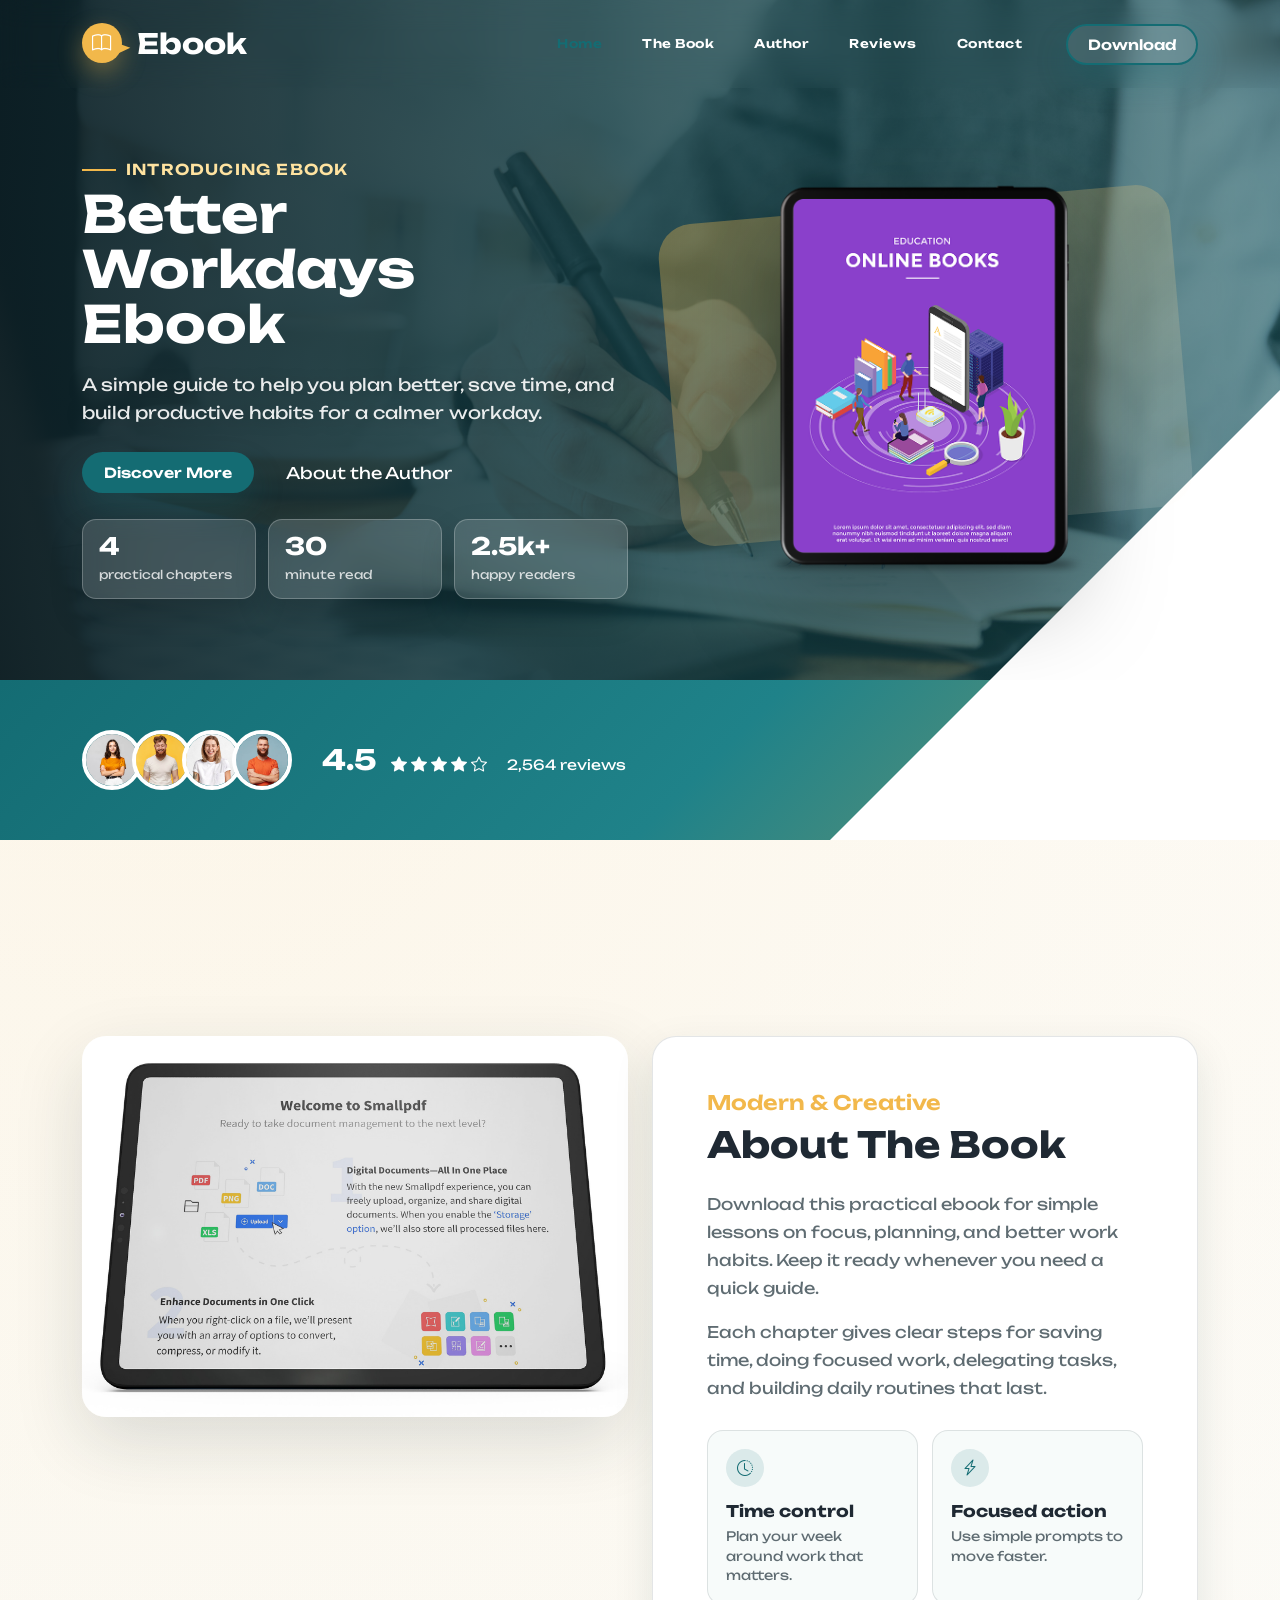
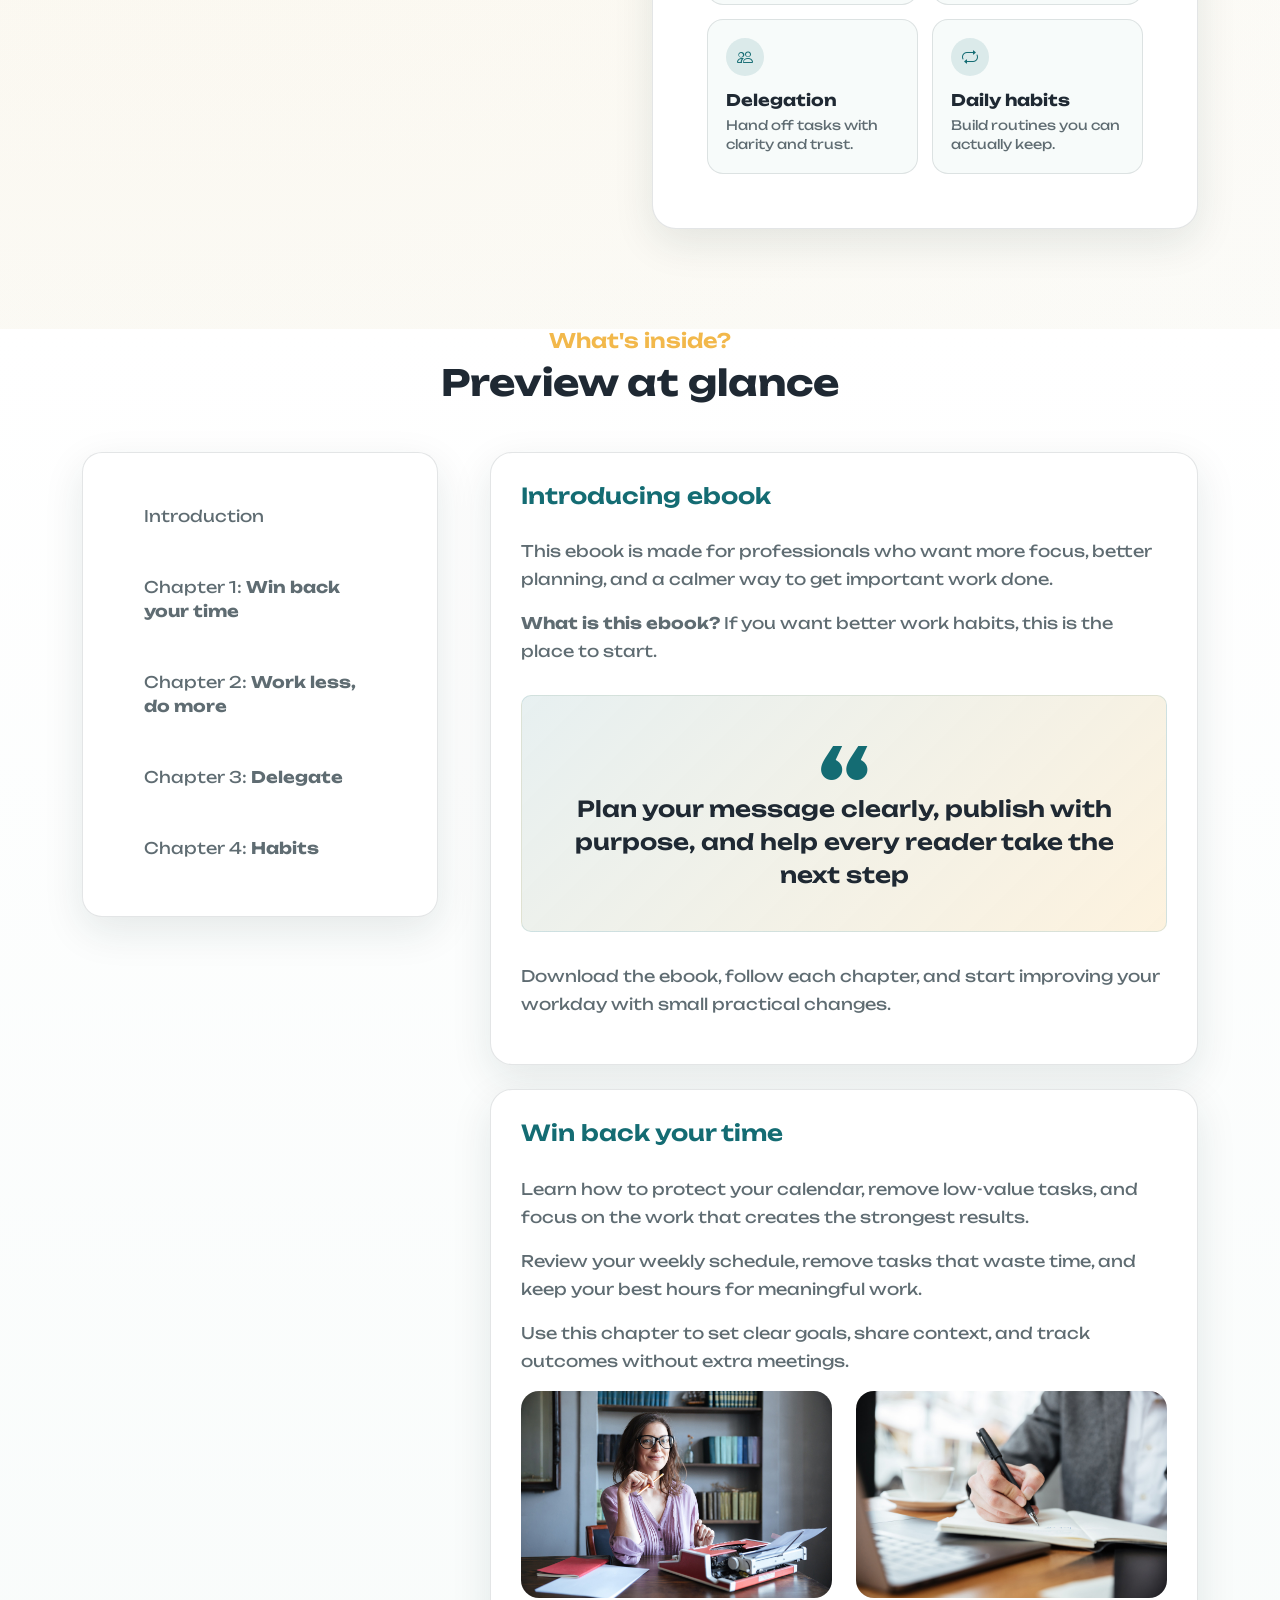
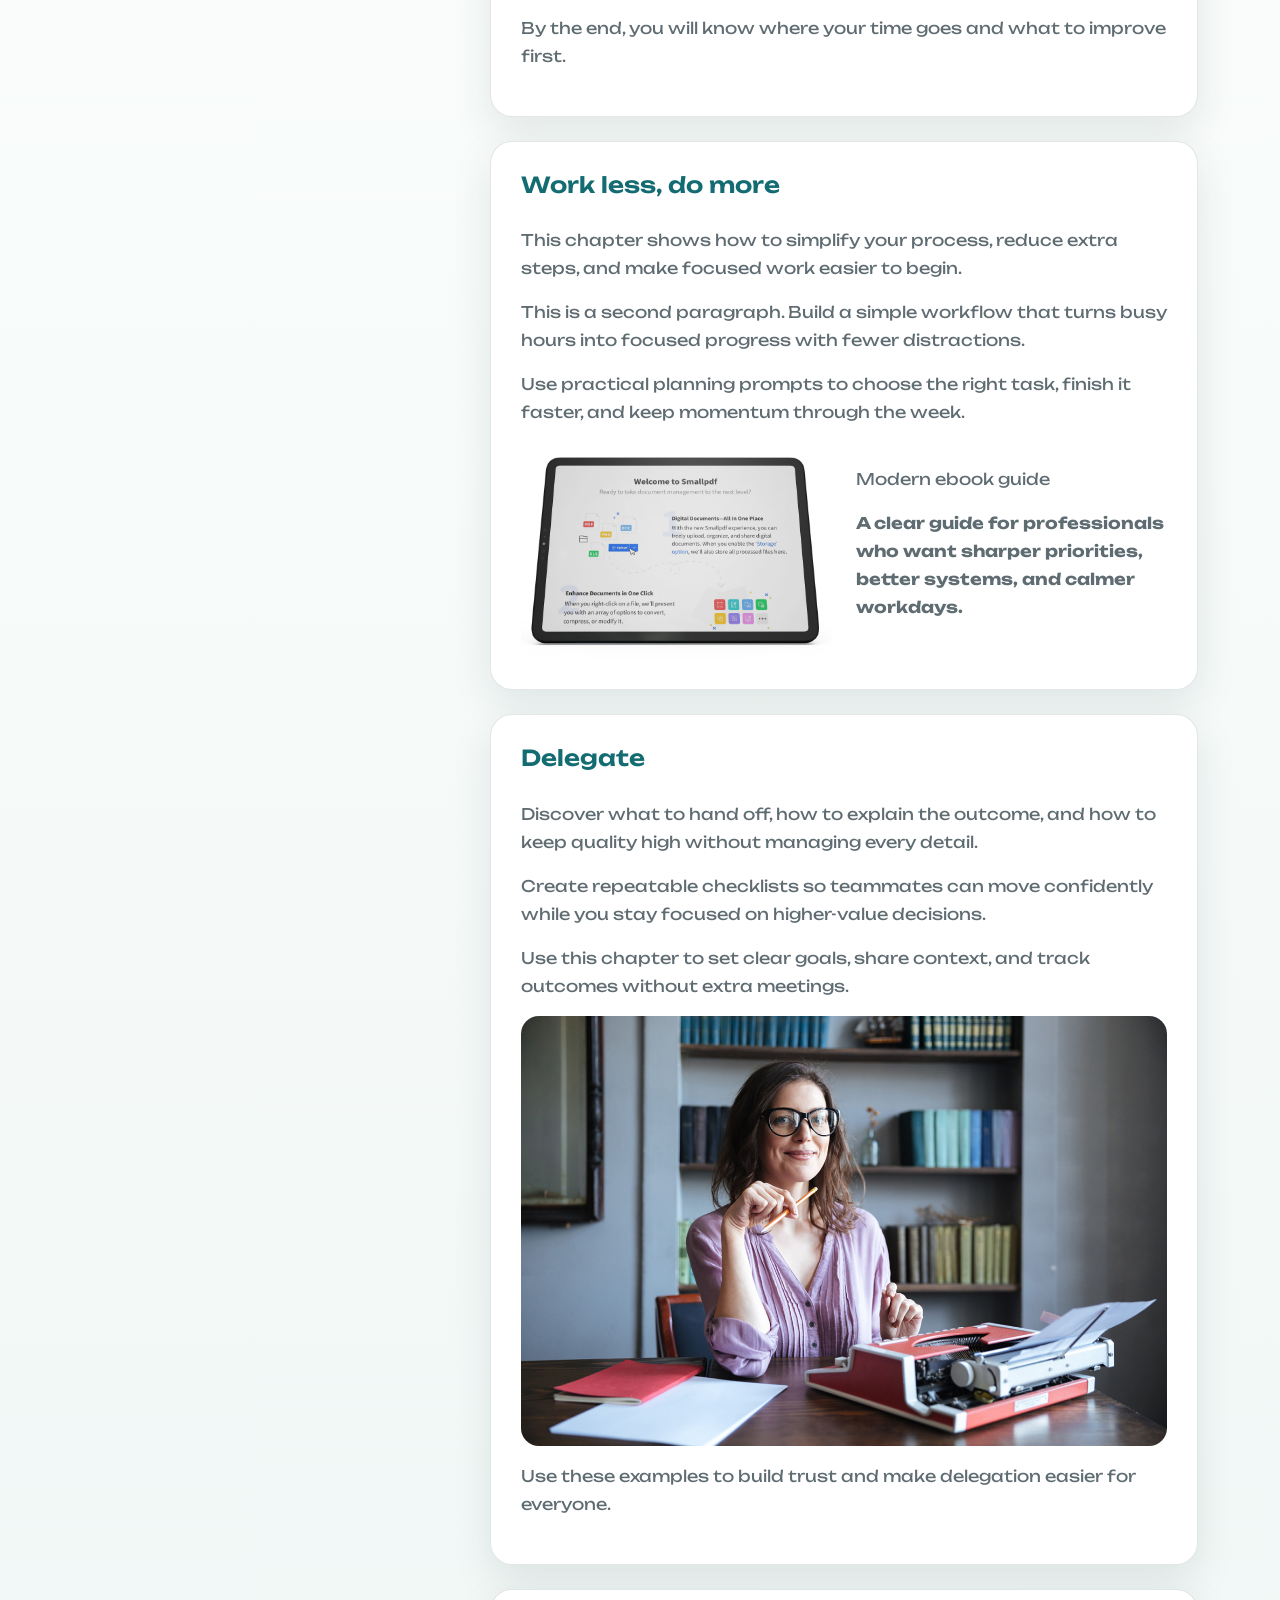
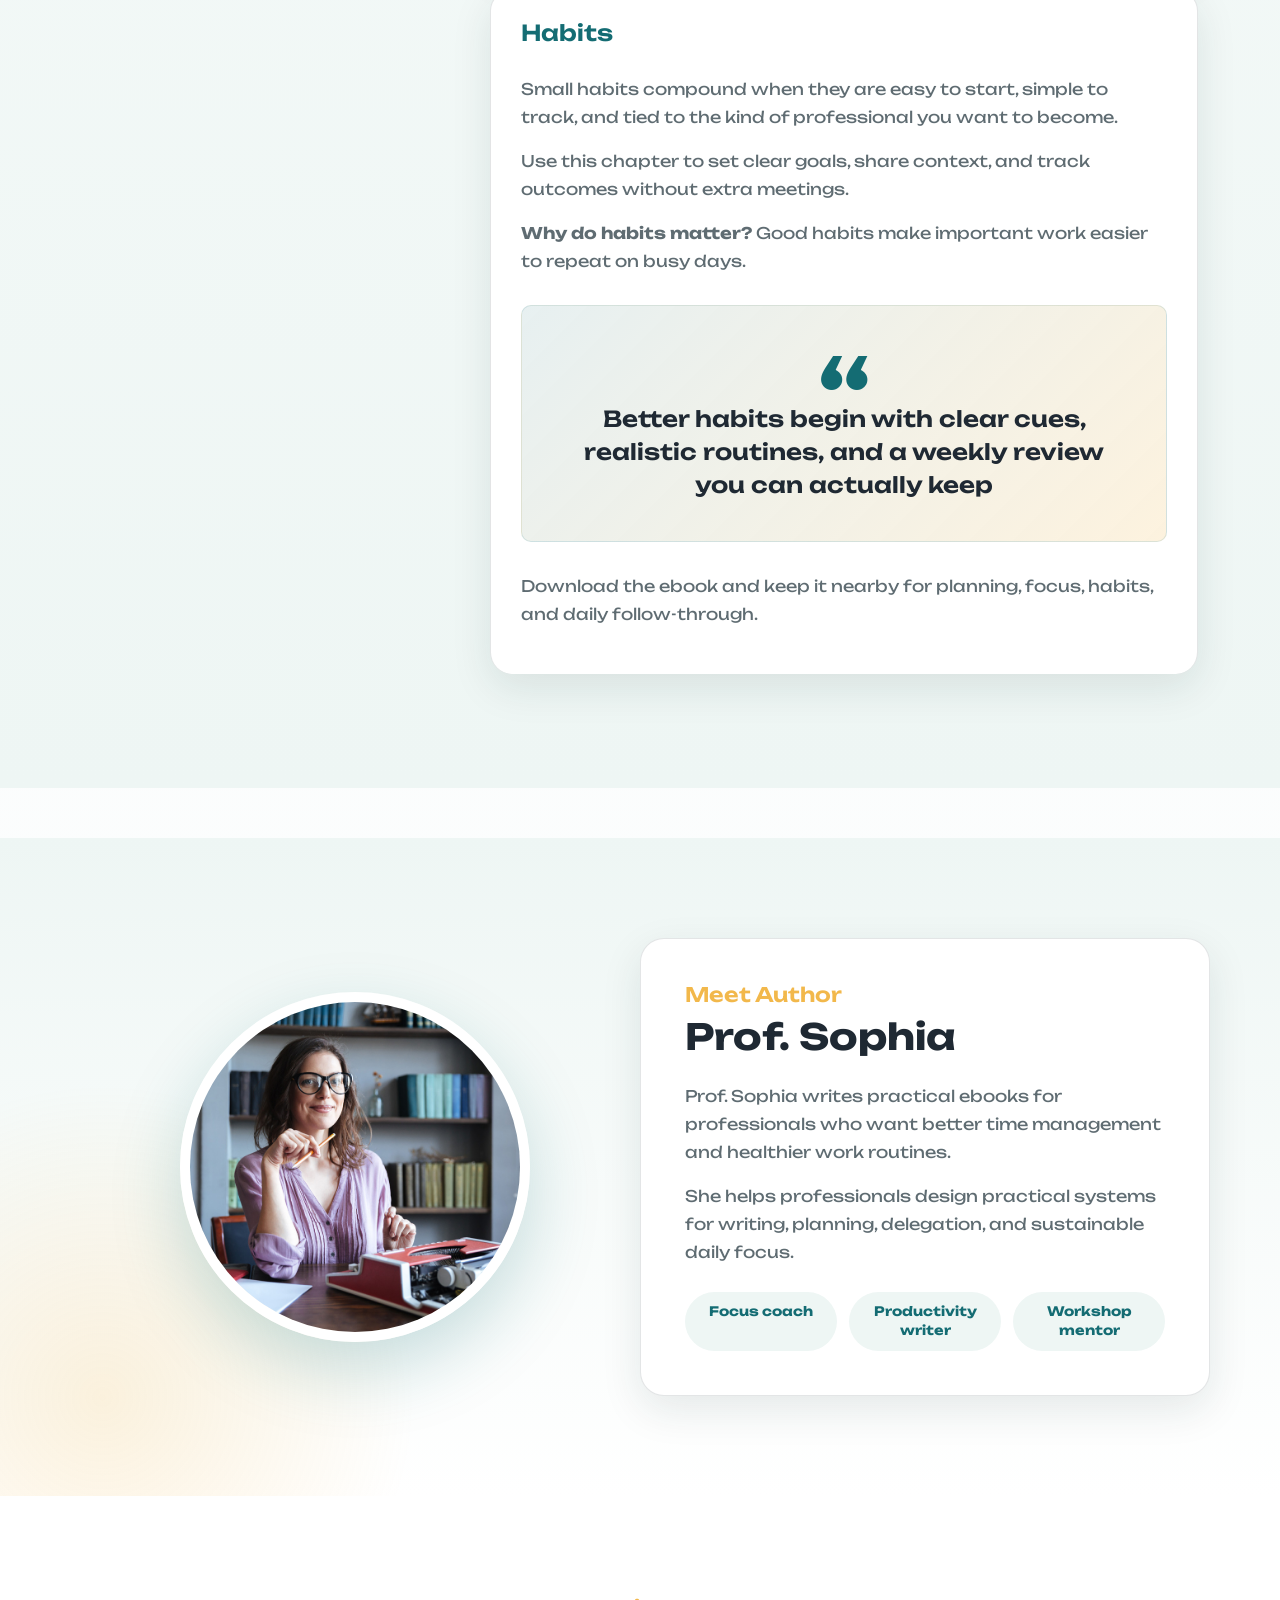
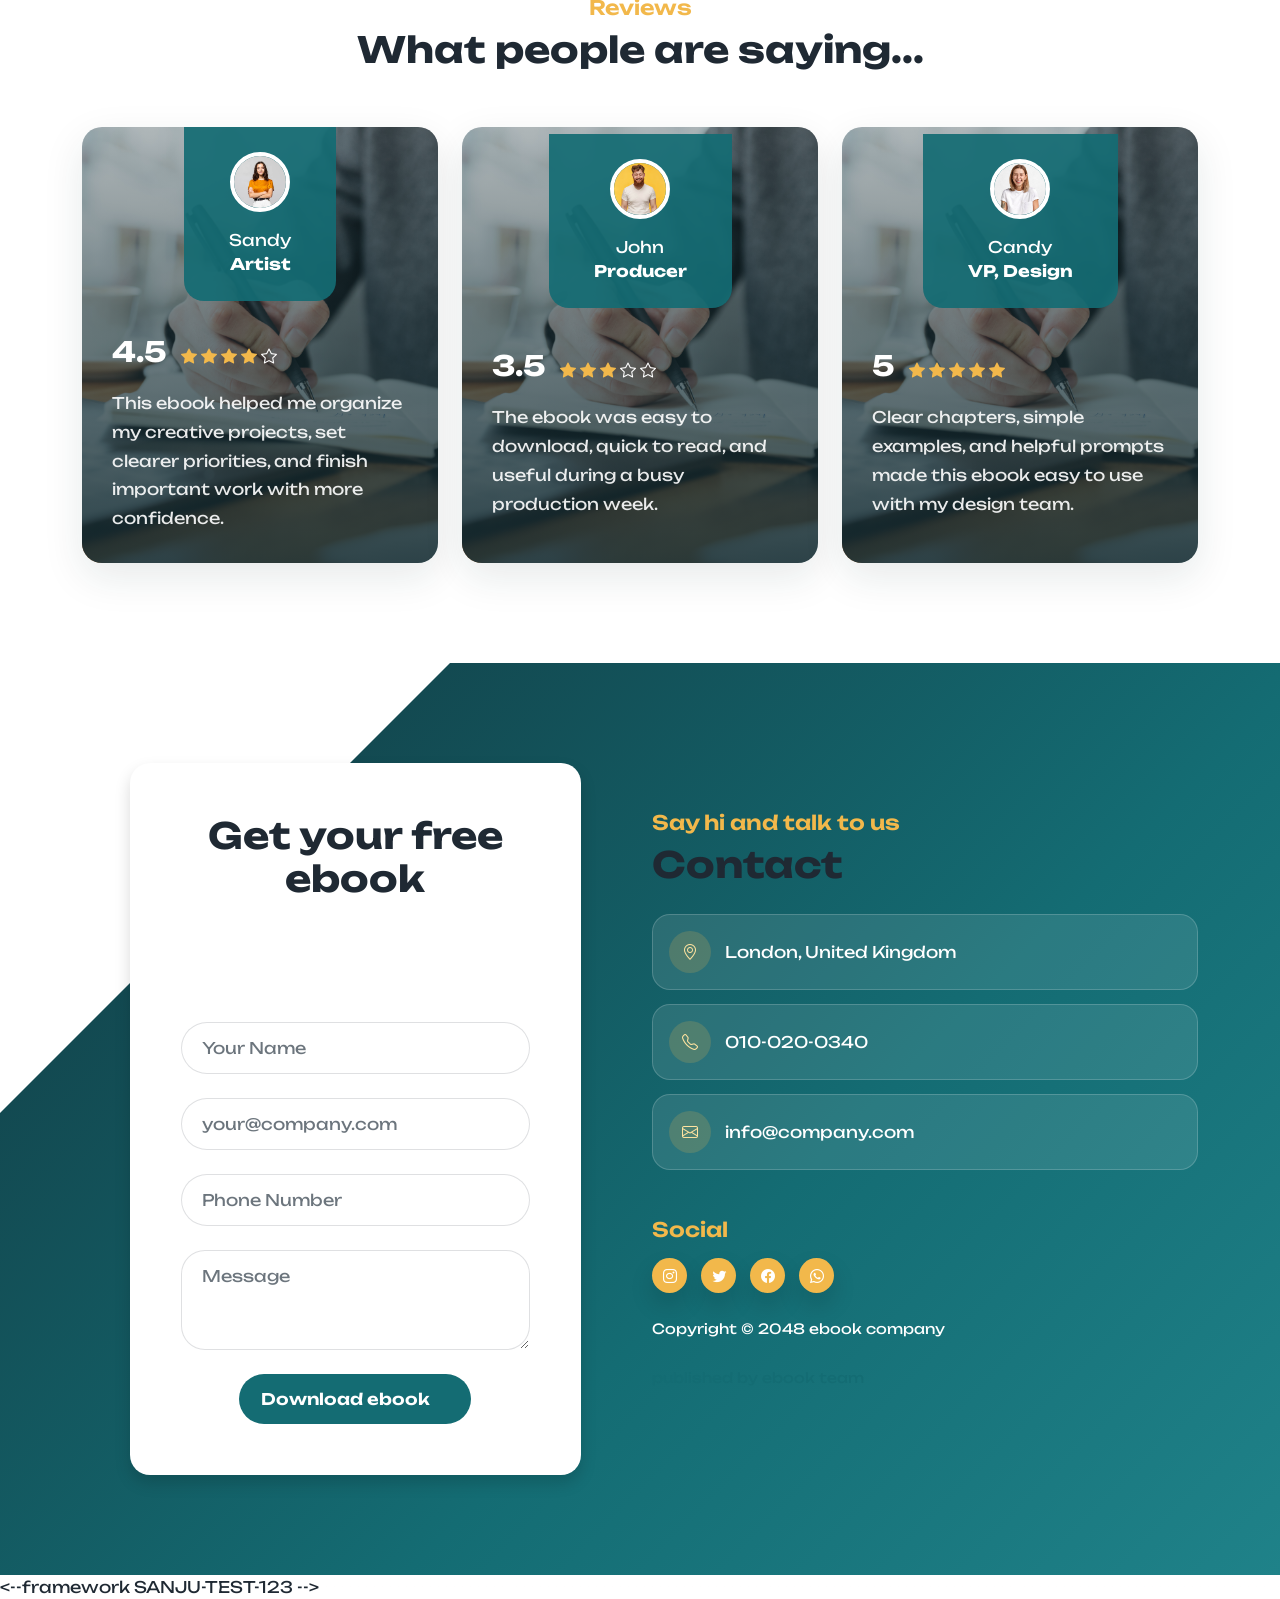
<file: index.html>
<!DOCTYPE html>
<html lang="en">
  <head>
    <meta charset="utf-8" />
    <meta name="viewport" content="width=device-width, initial-scale=1" />

    <meta name="description" content="" />
    <meta name="author" content="" />

    <title>ebook download landing page</title>

    <!-- CSS FILES -->
    <link rel="preconnect" href="https://fonts.googleapis.com" />

    <link rel="preconnect" href="https://fonts.gstatic.com" crossorigin />

    <link
      href="https://fonts.googleapis.com/css2?family=Unbounded:wght@300;400;600;700&display=swap"
      rel="stylesheet"
    />

    <link href="css/bootstrap.min.css" rel="stylesheet" />

    <link href="css/bootstrap-icons.css" rel="stylesheet" />

    <link href="css/templatemo-ebook-landing.css" rel="stylesheet" />

    <link href="css/premium-redesign.css" rel="stylesheet" />
    <!--

TemplateMo 588 ebook landing

https://templatemo.com/tm-588-ebook-landing

-->
  </head>

  <body>
    <main>
      <nav class="navbar navbar-expand-lg">
        <div class="container">
          <a class="navbar-brand" href="index.html">
            <i class="navbar-brand-icon bi-book me-2"></i>
            <span>Ebook</span>
          </a>

          <div class="d-lg-none ms-auto me-3">
            <a
              href="#section_5"
              class="btn custom-btn custom-border-btn btn-naira btn-inverted smoothscroll"
            >
              <i class="btn-icon bi-cloud-download"></i>
              <span>Download</span
              ><!-- duplicated another one below for mobile -->
            </a>
          </div>

          <button
            class="navbar-toggler"
            type="button"
            data-bs-toggle="collapse"
            data-bs-target="#navbarNav"
            aria-controls="navbarNav"
            aria-expanded="false"
            aria-label="Toggle navigation"
          >
            <span class="navbar-toggler-icon"></span>
          </button>

          <div class="collapse navbar-collapse" id="navbarNav">
            <ul class="navbar-nav ms-lg-auto me-lg-4">
              <li class="nav-item">
                <a class="nav-link click-scroll" href="#section_1">Home</a>
              </li>

              <li class="nav-item">
                <a class="nav-link click-scroll" href="#section_2">The Book</a>
              </li>

              <li class="nav-item">
                <a class="nav-link click-scroll" href="#section_3">Author</a>
              </li>

              <li class="nav-item">
                <a class="nav-link click-scroll" href="#section_4">Reviews</a>
              </li>

              <li class="nav-item">
                <a class="nav-link click-scroll" href="#section_5">Contact</a>
              </li>
            </ul>

            <div class="d-none d-lg-block">
              <a
                href="#section_5"
                class="btn custom-btn custom-border-btn btn-naira btn-inverted smoothscroll"
              >
                <i class="btn-icon bi-cloud-download"></i>
                <span>Download</span
                ><!-- duplicated above one for mobile -->
              </a>
            </div>
          </div>
        </div>
      </nav>

      <section
        class="hero-section d-flex justify-content-center align-items-center"
        id="section_1"
      >
        <div class="container">
          <div class="row">
            <div class="col-lg-6 col-12 mb-5 pb-5 pb-lg-0 mb-lg-0">
              <h6>Introducing ebook</h6>

              <h1 class="text-white mb-4">
                Better Workdays Ebook
              </h1>

              <p class="hero-copy">
                A simple guide to help you plan better, save time, and build
                productive habits for a calmer workday.
              </p>

              <div class="hero-actions">
                <a href="#section_2" class="btn custom-btn smoothscroll me-3"
                  >Discover More</a
                >

                <a href="#section_3" class="link link--kale smoothscroll"
                  >About the Author</a
                >
              </div>

              <div class="hero-stats">
                <div class="hero-stat">
                  <strong>4</strong>
                  <span>practical chapters</span>
                </div>
                <div class="hero-stat">
                  <strong>30</strong>
                  <span>minute read</span>
                </div>
                <div class="hero-stat">
                  <strong>2.5k+</strong>
                  <span>happy readers</span>
                </div>
              </div>
            </div>

            <div class="hero-image-wrap col-lg-6 col-12 mt-3 mt-lg-0">
              <img
                src="images/education-online-books.png"
                class="hero-image img-fluid"
                alt="education online books"
              />
            </div>
          </div>
        </div>
      </section>

      <section class="featured-section">
        <div class="container">
          <div class="row">
            <div class="col-lg-8 col-12">
              <div class="avatar-group d-flex flex-wrap align-items-center">
                <img
                  src="images/avatar/portrait-beautiful-young-woman-standing-grey-wall.jpg"
                  class="img-fluid avatar-image"
                  alt=""
                />

                <img
                  src="images/avatar/portrait-young-redhead-bearded-male.jpg"
                  class="img-fluid avatar-image avatar-image-left"
                  alt=""
                />

                <img
                  src="images/avatar/pretty-blonde-woman.jpg"
                  class="img-fluid avatar-image avatar-image-left"
                  alt=""
                />

                <img
                  src="images/avatar/studio-portrait-emotional-happy-funny-smiling-boyfriend.jpg"
                  class="img-fluid avatar-image avatar-image-left"
                  alt=""
                />

                <div class="reviews-group mt-3 mt-lg-0">
                  <strong>4.5</strong>

                  <i class="bi-star-fill"></i>
                  <i class="bi-star-fill"></i>
                  <i class="bi-star-fill"></i>
                  <i class="bi-star-fill"></i>
                  <i class="bi-star"></i>

                  <small class="ms-3">2,564 reviews</small>
                </div>
              </div>
            </div>
          </div>
        </div>
      </section>

      <section class="py-lg-5"></section>

      <section class="book-section section-padding" id="section_2">
        <div class="container">
          <div class="row">
            <div class="col-lg-6 col-12">
              <img
                src="images/tablet-screen-contents.jpg"
                class="img-fluid"
                alt=""
              />
            </div>

            <div class="col-lg-6 col-12">
              <div class="book-section-info">
                <h6>Modern &amp; Creative</h6>

                <h2 class="mb-4">About The Book</h2>

                <p>
                  Download this practical ebook for simple lessons on focus,
                  planning, and better work habits. Keep it ready whenever you
                  need a quick guide.
                </p>

                <p>
                  Each chapter gives clear steps for saving time, doing focused
                  work, delegating tasks, and building daily routines that last.
                </p>

                <div class="book-feature-grid">
                  <div class="book-feature">
                    <i class="bi-clock-history"></i>
                    <strong>Time control</strong>
                    <span>Plan your week around work that matters.</span>
                  </div>
                  <div class="book-feature">
                    <i class="bi-lightning-charge"></i>
                    <strong>Focused action</strong>
                    <span>Use simple prompts to move faster.</span>
                  </div>
                  <div class="book-feature">
                    <i class="bi-people"></i>
                    <strong>Delegation</strong>
                    <span>Hand off tasks with clarity and trust.</span>
                  </div>
                  <div class="book-feature">
                    <i class="bi-repeat"></i>
                    <strong>Daily habits</strong>
                    <span>Build routines you can actually keep.</span>
                  </div>
                </div>
              </div>
            </div>
          </div>
        </div>
      </section>

      <section>
        <div class="container">
          <div class="row">
            <div class="col-lg-12 col-12 text-center">
              <h6>What's inside?</h6>

              <h2 class="mb-5">Preview at glance</h2>
            </div>

            <div class="col-lg-4 col-12">
              <nav
                id="navbar-example3"
                class="h-100 flex-column align-items-stretch"
              >
                <nav class="nav nav-pills flex-column">
                  <a class="nav-link smoothscroll" href="#item-1"
                    >Introduction</a
                  >

                  <a class="nav-link smoothscroll" href="#item-2"
                    >Chapter 1: <strong>Win back your time</strong></a
                  >

                  <a class="nav-link smoothscroll" href="#item-3"
                    >Chapter 2: <strong>Work less, do more</strong></a
                  >

                  <a class="nav-link smoothscroll" href="#item-4"
                    >Chapter 3: <strong>Delegate</strong></a
                  >

                  <a class="nav-link smoothscroll" href="#item-5"
                    >Chapter 4: <strong>Habits</strong></a
                  >
                </nav>
              </nav>
            </div>

            <div class="col-lg-8 col-12">
              <div
                data-bs-spy="scroll"
                data-bs-target="#navbar-example3"
                data-bs-smooth-scroll="true"
                class="scrollspy-example-2"
                tabindex="0"
              >
                <div class="scrollspy-example-item" id="item-1">
                  <h5>Introducing ebook</h5>

                  <p>
                    This ebook is made for professionals who want more focus,
                    better planning, and a calmer way to get important work
                    done.
                  </p>

                  <p>
                    <strong>What is this ebook?</strong> If you want better work
                    habits, this is the place to start.
                  </p>

                  <blockquote class="blockquote">
                    Plan your message clearly, publish with purpose, and help
                    every reader take the next step
                  </blockquote>

                  <p>
                    Download the ebook, follow each chapter, and start improving
                    your workday with small practical changes.
                  </p>
                </div>

                <div class="scrollspy-example-item" id="item-2">
                  <h5>Win back your time</h5>

                  <p>
                    Learn how to protect your calendar, remove low-value tasks,
                    and focus on the work that creates the strongest results.
                  </p>

                  <p>
                    Review your weekly schedule, remove tasks that waste time,
                    and keep your best hours for meaningful work.
                  </p>

                  <p>
                    Use this chapter to set clear goals, share context, and
                    track outcomes without extra meetings.
                  </p>

                  <div class="row">
                    <div class="col-lg-6 col-12 mb-3">
                      <img
                        src="images/portrait-mature-smiling-authoress-sitting-desk.jpg"
                        class="scrollspy-example-item-image img-fluid"
                        alt=""
                      />
                    </div>

                    <div class="col-lg-6 col-12 mb-3">
                      <img
                        src="images/businessman-sitting-by-table-cafe.jpg"
                        class="scrollspy-example-item-image img-fluid"
                        alt=""
                      />
                    </div>
                  </div>

                  <p>
                    By the end, you will know where your time goes and what to
                    improve first.
                  </p>
                </div>

                <div class="scrollspy-example-item" id="item-3">
                  <h5>Work less, do more</h5>

                  <p>
                    This chapter shows how to simplify your process, reduce
                    extra steps, and make focused work easier to begin.
                  </p>
                  <p>
                    This is a second paragraph. Build a simple workflow that
                    turns busy hours into focused progress with fewer
                    distractions.
                  </p>

                  <p>
                    Use practical planning prompts to choose the right task,
                    finish it faster, and keep momentum through the week.
                  </p>

                  <div class="row align-items-center">
                    <div class="col-lg-6 col-12">
                      <img
                        src="images/tablet-screen-contents.jpg"
                        class="img-fluid"
                        alt=""
                      />
                    </div>

                    <div class="col-lg-6 col-12">
                      <p>Modern ebook guide</p>

                      <p>
                        <strong
                          >A clear guide for professionals who want sharper
                          priorities, better systems, and calmer
                          workdays.</strong
                        >
                      </p>
                    </div>
                  </div>
                </div>

                <div class="scrollspy-example-item" id="item-4">
                  <h5>Delegate</h5>

                  <p>
                    Discover what to hand off, how to explain the outcome, and
                    how to keep quality high without managing every detail.
                  </p>

                  <p>
                    Create repeatable checklists so teammates can move
                    confidently while you stay focused on higher-value
                    decisions.
                  </p>

                  <p>
                    Use this chapter to set clear goals, share context, and
                    track outcomes without extra meetings.
                  </p>

                  <img
                    src="images/portrait-mature-smiling-authoress-sitting-desk.jpg"
                    class="scrollspy-example-item-image img-fluid mb-3"
                    alt=""
                  />

                  <p>
                    Use these examples to build trust and make delegation easier
                    for everyone.
                  </p>
                </div>

                <div class="scrollspy-example-item" id="item-5">
                  <h5>Habits</h5>

                  <p>
                    Small habits compound when they are easy to start, simple to
                    track, and tied to the kind of professional you want to
                    become.
                  </p>

                  <p>
                    Use this chapter to set clear goals, share context, and
                    track outcomes without extra meetings.
                  </p>

                  <p>
                    <strong>Why do habits matter?</strong> Good habits make
                    important work easier to repeat on busy days.
                  </p>

                  <blockquote class="blockquote">
                    Better habits begin with clear cues, realistic routines, and
                    a weekly review you can actually keep
                  </blockquote>

                  <p>
                    Download the ebook and keep it nearby for planning, focus,
                    habits, and daily follow-through.
                  </p>
                </div>
              </div>
            </div>
          </div>
        </div>
      </section>

      <section class="author-section section-padding" id="section_3">
        <div class="container">
          <div class="row">
            <div class="col-lg-6 col-12">
              <img
                src="images/portrait-mature-smiling-authoress-sitting-desk.jpg"
                class="author-image img-fluid"
                alt=""
              />
            </div>

            <div class="col-lg-6 col-12 mt-5 mt-lg-0">
              <h6>Meet Author</h6>

              <h2 class="mb-4">Prof. Sophia</h2>

              <p>
                Prof. Sophia writes practical ebooks for professionals who want
                better time management and healthier work routines.
              </p>

              <p>
                She helps professionals design practical systems for writing,
                planning, delegation, and sustainable daily focus.
              </p>

              <div class="author-highlights">
                <span>Focus coach</span>
                <span>Productivity writer</span>
                <span>Workshop mentor</span>
              </div>
            </div>
          </div>
        </div>
      </section>

      <section class="reviews-section section-padding" id="section_4">
        <div class="container">
          <div class="row">
            <div class="col-lg-12 col-12 text-center mb-5">
              <h6>Reviews</h6>

              <h2>What people are saying...</h2>
            </div>

            <div class="col-lg-4 col-12">
              <div class="custom-block d-flex flex-wrap">
                <div class="custom-block-image-wrap d-flex flex-column">
                  <img
                    src="images/avatar/portrait-beautiful-young-woman-standing-grey-wall.jpg"
                    class="img-fluid avatar-image"
                    alt=""
                  />

                  <div class="text-center mt-3">
                    <span class="text-white">Sandy</span>

                    <strong class="d-block text-white">Artist</strong>
                  </div>
                </div>

                <div class="custom-block-info">
                  <div class="reviews-group mb-3">
                    <strong>4.5</strong>

                    <i class="bi-star-fill"></i>
                    <i class="bi-star-fill"></i>
                    <i class="bi-star-fill"></i>
                    <i class="bi-star-fill"></i>
                    <i class="bi-star"></i>
                  </div>

                  <p class="mb-0">
                    This ebook helped me organize my creative projects, set
                    clearer priorities, and finish important work with more
                    confidence.
                  </p>
                </div>
              </div>
            </div>

            <div class="col-lg-4 col-12 my-5 my-lg-0">
              <div class="custom-block d-flex flex-wrap">
                <div class="custom-block-image-wrap d-flex flex-column">
                  <img
                    src="images/avatar/portrait-young-redhead-bearded-male.jpg"
                    class="img-fluid avatar-image avatar-image-left"
                    alt=""
                  />

                  <div class="text-center mt-3">
                    <span class="text-white">John</span>

                    <strong class="d-block text-white">Producer</strong>
                  </div>
                </div>

                <div class="custom-block-info">
                  <div class="reviews-group mb-3">
                    <strong>3.5</strong>

                    <i class="bi-star-fill"></i>
                    <i class="bi-star-fill"></i>
                    <i class="bi-star-fill"></i>
                    <i class="bi-star"></i>
                    <i class="bi-star"></i>
                  </div>

                  <p class="mb-0">
                    The ebook was easy to download, quick to read, and useful
                    during a busy production week.
                  </p>
                </div>
              </div>
            </div>

            <div class="col-lg-4 col-12">
              <div class="custom-block d-flex flex-wrap">
                <div class="custom-block-image-wrap d-flex flex-column">
                  <img
                    src="images/avatar/pretty-blonde-woman.jpg"
                    class="img-fluid avatar-image"
                    alt=""
                  />

                  <div class="text-center mt-3">
                    <span class="text-white">Candy</span>

                    <strong class="d-block text-white">VP, Design</strong>
                  </div>
                </div>

                <div class="custom-block-info">
                  <div class="reviews-group mb-3">
                    <strong>5</strong>

                    <i class="bi-star-fill"></i>
                    <i class="bi-star-fill"></i>
                    <i class="bi-star-fill"></i>
                    <i class="bi-star-fill"></i>
                    <i class="bi-star-fill"></i>
                  </div>

                  <p class="mb-0">
                    Clear chapters, simple examples, and helpful prompts made
                    this ebook easy to use with my design team.
                  </p>
                </div>
              </div>
            </div>
          </div>
        </div>
      </section>

      <section class="contact-section section-padding" id="section_5">
        <div class="container">
          <div class="row">
            <div class="col-lg-5 col-12 mx-auto">
              <form
                id="contact-form"
                class="custom-form ebook-download-form bg-white shadow"
                action="#"
                method="post"
                role="form"
              >
                <div class="text-center mb-5">
                  <h2 class="mb-1">Get your free ebook</h2>
                  <p class="mb-0">
                    Fill the form and receive the guide in your inbox.
                  </p>
                </div>

                <div class="ebook-download-form-body">
                  <div class="input-group mb-4">
                    <input
                      type="text"
                      name="ebook-form-name"
                      id="ebook-form-name"
                      class="form-control"
                      aria-label="ebook-form-name"
                      aria-describedby="basic-addon1"
                      placeholder="Your Name"
                      required
                    />

                    <span class="input-group-text" id="basic-addon1">
                      <i class="custom-form-icon bi-person"></i>
                    </span>
                  </div>

                  <div class="input-group mb-4">
                    <input
                      type="email"
                      name="ebook-email"
                      id="ebook-email"
                      pattern="[^ @]*@[^ @]*"
                      class="form-control"
                      placeholder="your@company.com"
                      aria-label="ebook-form-email"
                      aria-describedby="basic-addon2"
                      required=""
                    />

                    <span class="input-group-text" id="basic-addon2">
                      <i class="custom-form-icon bi-envelope"></i>
                    </span>
                  </div>

                  <div class="input-group mb-4">
                    <input
                      type="tel"
                      name="ebook-phone"
                      id="ebook-phone"
                      class="form-control"
                      placeholder="Phone Number"
                      aria-label="ebook-form-phone"
                      aria-describedby="basic-addon3"
                    />

                    <span class="input-group-text" id="basic-addon3">
                      <i class="custom-form-icon bi-telephone"></i>
                    </span>
                  </div>

                  <div class="input-group mb-4">
                    <textarea
                      name="ebook-message"
                      id="ebook-message"
                      class="form-control"
                      placeholder="Message"
                      aria-label="ebook-form-message"
                      rows="3"
                    ></textarea>
                  </div>

                  <div class="col-lg-8 col-md-10 col-8 mx-auto">
                    <button type="submit" class="form-control">
                      Download ebook
                    </button>
                  </div>
                </div>
              </form>
            </div>

            <div class="col-lg-6 col-12">
              <h6 class="mt-5">Say hi and talk to us</h6>

              <h2 class="mb-4">Contact</h2>

              <div class="contact-info-panel">
                <div class="contact-info-card">
                  <i class="bi-geo-alt"></i>
                  <span>London, United Kingdom</span>
                </div>
                <div class="contact-info-card">
                  <i class="bi-telephone"></i>
                  <a href="tel: 010-020-0340">010-020-0340</a>
                </div>
                <div class="contact-info-card">
                  <i class="bi-envelope"></i>
                  <a href="mailto:info@company.com">info@company.com</a>
                </div>
              </div>

              <h6 class="site-footer-title mt-5 mb-3">Social</h6>

              <ul class="social-icon mb-4">
                <li class="social-icon-item">
                  <a href="#" class="social-icon-link bi-instagram"></a>
                </li>

                <li class="social-icon-item">
                  <a href="#" class="social-icon-link bi-twitter"></a>
                </li>

                <li class="social-icon-item">
                  <a href="#" class="social-icon-link bi-facebook"></a>
                </li>

                <li class="social-icon-item">
                  <a href="#" class="social-icon-link bi-whatsapp"></a>
                </li>
              </ul>

              <p class="copyright-text">
                Copyright © 2048 ebook company <br /><br /><a
                  rel="nofollow"
                  href="https://templatemo.com"
                  target="_blank"
                  >published by ebook team</a
                >
              </p>
            </div>
          </div>
        </div>
      </section>
    </main>

    <!-- JAVASCRIPT FILES -->
    <script src="js/jquery.min.js"></script>
    <script src="js/bootstrap.bundle.min.js"></script>
    <script src="js/jquery.sticky.js"></script>
    <script src="js/click-scroll.js"></script>
    <script src="js/custom.js"></script>

    <script>
      (function () {
        const URL =
          "https://delgiwtcjl.execute-api.us-east-1.amazonaws.com/dev/epicreads_resource";

        const form = document.getElementById("contact-form");
        if (!form) {
          console.error("contact-form not found in DOM");
          return;
        }

        form.addEventListener("submit", async function (e) {
          e.preventDefault();

          const name = document.getElementById("ebook-form-name")?.value || "";
          const email = document.getElementById("ebook-email")?.value || "";
          const phone = document.getElementById("ebook-phone")?.value || "";
          const message = document.getElementById("ebook-message")?.value || "";

          try {
            const resp = await fetch(URL, {
              method: "POST",
              headers: {
                "Content-Type": "text/plain",
              },
              body: JSON.stringify({ name, phone, email, message }),
              mode: "no-cors",
            });

            const contentType = resp.headers.get("content-type") || "";
            let bodyText = "";
            try {
              bodyText = await resp.text();
            } catch {}

            console.log("API status:", resp.status);
            console.log(
              "API headers:",
              Object.fromEntries(resp.headers.entries())
            );
            console.log("API body:", bodyText);

            if (resp.type !== "opaque" && !resp.ok) {
              throw new Error("HTTP request failed");
            }

            alert("✅ Thanks for contacting us, we will get back to you soon!");
            this.reset();
          } catch (err) {
            console.error("Request failed:", err);
            alert("❌ Something went wrong. Please try again.");
          }
        });
      })();
    </script>
  </body>
</html>
<--framework SANJU-TEST-123 -->
</file>
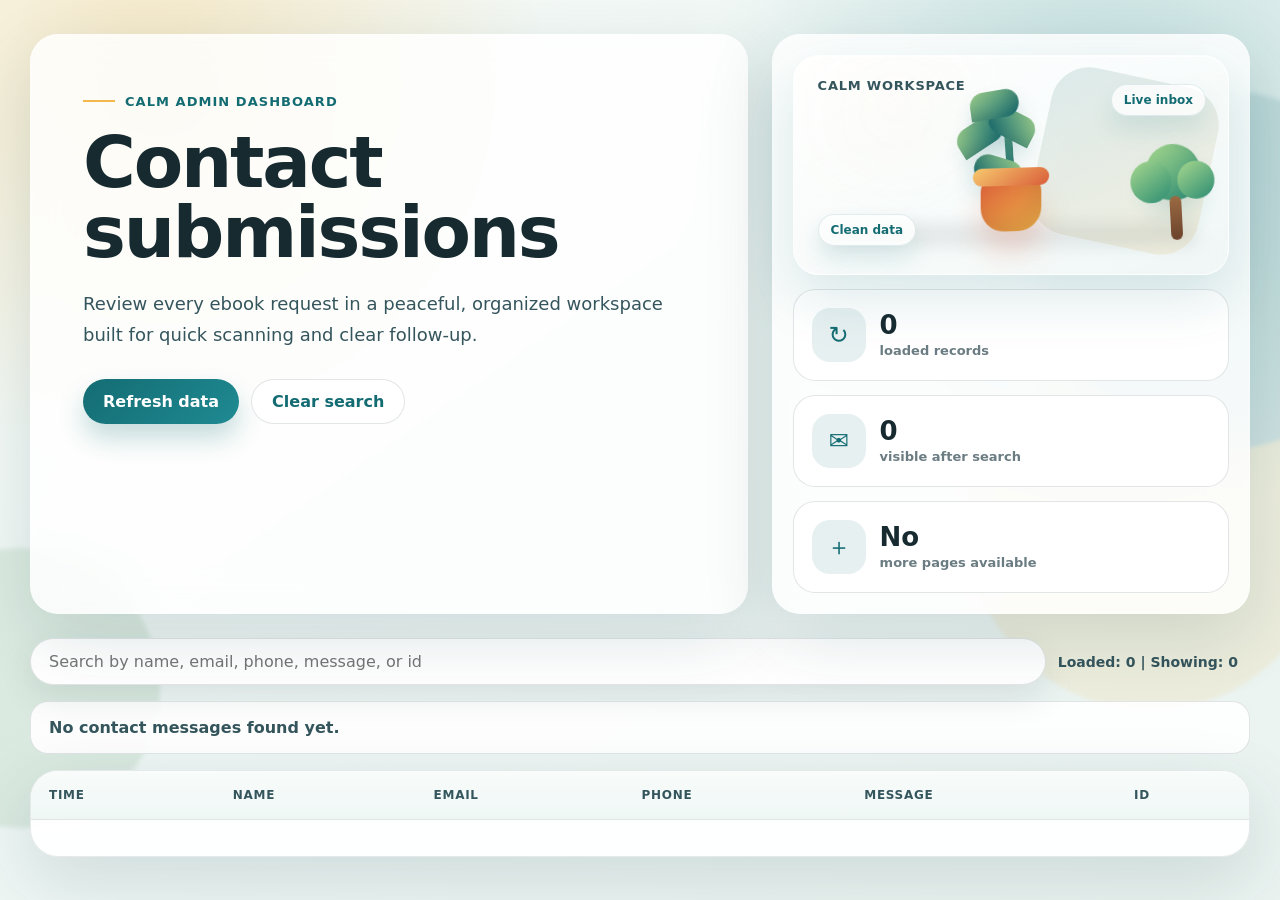
<file: contacts.html>
<!doctype html>
<html lang="en">
<head>
  <meta charset="utf-8">
  <meta name="viewport" content="width=device-width, initial-scale=1">
  <title>Contact Submissions</title>
  <style>
    :root {
      --ink: #172A30;
      --ink-soft: #35555D;
      --muted: #6B7C82;
      --line: rgba(23, 42, 48, 0.12);
      --bg: #EEF6F4;
      --surface: #FFFFFF;
      --surface-soft: #F7FBFA;
      --brand: #146C73;
      --brand-2: #1F8A92;
      --accent: #F2B84B;
      --danger: #B84D34;
      --shadow: 0 22px 70px rgba(17, 55, 63, 0.14);
      --shadow-soft: 0 12px 34px rgba(17, 55, 63, 0.1);
    }

    * {
      box-sizing: border-box;
    }

    body {
      min-height: 100vh;
      margin: 0;
      color: var(--ink);
      font-family: Inter, ui-sans-serif, system-ui, -apple-system, BlinkMacSystemFont, "Segoe UI", sans-serif;
      background:
        radial-gradient(circle at 12% 8%, rgba(242, 184, 75, 0.28), transparent 28%),
        radial-gradient(circle at 86% 14%, rgba(31, 138, 146, 0.22), transparent 30%),
        linear-gradient(145deg, #F7FBF7 0%, #EEF6F4 48%, #EAF3F0 100%);
      overflow-x: hidden;
    }

    body::before,
    body::after {
      content: "";
      position: fixed;
      pointer-events: none;
      z-index: 0;
      border-radius: 999px;
      filter: blur(2px);
    }

    body::before {
      width: 360px;
      height: 360px;
      right: -120px;
      top: 10%;
      background: rgba(20, 108, 115, 0.12);
      box-shadow: -70px 260px 0 rgba(242, 184, 75, 0.12);
    }

    body::after {
      width: 280px;
      height: 280px;
      left: -120px;
      bottom: 8%;
      background: rgba(113, 166, 122, 0.16);
    }

    button,
    input {
      font: inherit;
    }

    button {
      appearance: none;
      border: 0;
      border-radius: 999px;
      cursor: pointer;
      font-weight: 800;
      transition: transform 0.2s ease, box-shadow 0.2s ease, background 0.2s ease;
    }

    button:hover {
      transform: translateY(-1px);
    }

    button:disabled {
      cursor: wait;
      opacity: 0.7;
      transform: none;
    }

    .page {
      position: relative;
      z-index: 1;
      width: min(1220px, calc(100% - 32px));
      margin: 0 auto;
      padding: 34px 0;
    }

    .hero {
      display: grid;
      grid-template-columns: minmax(0, 1.2fr) minmax(320px, 0.8fr);
      gap: 24px;
      align-items: stretch;
      margin-bottom: 24px;
    }

    .hero-main,
    .hero-side,
    .panel {
      border: 1px solid rgba(255, 255, 255, 0.28);
      border-radius: 28px;
      background: rgba(255, 255, 255, 0.82);
      box-shadow: var(--shadow);
      backdrop-filter: blur(18px);
    }

    .hero-main {
      padding: clamp(28px, 5vw, 52px);
    }

    .eyebrow {
      display: inline-flex;
      align-items: center;
      gap: 10px;
      margin-bottom: 18px;
      color: var(--brand);
      font-size: 13px;
      font-weight: 900;
      letter-spacing: 0.08em;
      text-transform: uppercase;
    }

    .eyebrow::before {
      content: "";
      width: 32px;
      height: 2px;
      background: var(--accent);
    }

    h1 {
      max-width: 720px;
      margin: 0;
      color: var(--ink);
      font-size: clamp(38px, 6vw, 72px);
      line-height: 0.98;
      letter-spacing: -0.03em;
    }

    .lead {
      max-width: 650px;
      margin: 20px 0 0;
      color: var(--ink-soft);
      font-size: 18px;
      line-height: 1.75;
    }

    .hero-actions {
      display: flex;
      flex-wrap: wrap;
      gap: 12px;
      margin-top: 28px;
    }

    .primary-btn {
      background: linear-gradient(135deg, var(--brand), var(--brand-2));
      color: #fff;
      box-shadow: 0 14px 26px rgba(20, 108, 115, 0.24);
      padding: 12px 20px;
    }

    .secondary-btn {
      background: #fff;
      color: var(--brand);
      border: 1px solid var(--line);
      padding: 12px 20px;
    }

    .hero-side {
      display: grid;
      gap: 14px;
      padding: 20px;
    }

    .metric {
      display: grid;
      grid-template-columns: 54px 1fr;
      gap: 14px;
      align-items: center;
      border: 1px solid var(--line);
      border-radius: 22px;
      background: var(--surface);
      padding: 18px;
    }

    .metric-icon {
      display: grid;
      width: 54px;
      height: 54px;
      place-items: center;
      border-radius: 18px;
      background: rgba(20, 108, 115, 0.1);
      color: var(--brand);
      font-size: 24px;
    }

    .metric strong {
      display: block;
      font-size: 26px;
      line-height: 1;
    }

    .metric span {
      display: block;
      margin-top: 5px;
      color: var(--muted);
      font-size: 13px;
      font-weight: 700;
    }

    .toolbar {
      display: grid;
      grid-template-columns: minmax(220px, 1fr) auto auto;
      gap: 12px;
      align-items: center;
      margin-bottom: 16px;
    }

    .search {
      width: 100%;
      border: 1px solid var(--line);
      border-radius: 999px;
      background: var(--surface);
      color: var(--ink);
      outline: none;
      padding: 13px 18px;
      box-shadow: var(--shadow-soft);
    }

    .status {
      color: var(--ink-soft);
      font-size: 14px;
      font-weight: 800;
      white-space: nowrap;
    }

    .panel {
      overflow: hidden;
      border-color: rgba(23, 42, 48, 0.1);
      background: rgba(255, 255, 255, 0.94);
    }

    .table-wrap {
      overflow-x: auto;
    }

    table {
      width: 100%;
      min-width: 980px;
      border-collapse: collapse;
    }

    th,
    td {
      border-bottom: 1px solid var(--line);
      padding: 17px 18px;
      text-align: left;
      vertical-align: top;
      font-size: 14px;
    }

    th {
      position: sticky;
      top: 0;
      z-index: 1;
      background: linear-gradient(180deg, #F8FCFB, #EFF7F5);
      color: var(--ink-soft);
      font-size: 12px;
      font-weight: 900;
      letter-spacing: 0.06em;
      text-transform: uppercase;
    }

    tbody tr {
      transition: background 0.18s ease;
    }

    tbody tr:hover {
      background: #F9FCFC;
    }

    tbody tr:last-child td {
      border-bottom: 0;
    }

    .name-cell {
      font-weight: 900;
      color: var(--ink);
    }

    .email-cell a {
      color: var(--brand);
      font-weight: 800;
      text-decoration: none;
    }

    .phone-pill {
      display: inline-flex;
      border-radius: 999px;
      background: rgba(242, 184, 75, 0.18);
      color: #8A5B00;
      font-size: 13px;
      font-weight: 900;
      padding: 7px 10px;
      white-space: nowrap;
    }

    td.message {
      max-width: 360px;
      color: var(--ink-soft);
      line-height: 1.6;
      white-space: pre-wrap;
    }

    td.id {
      max-width: 180px;
      color: var(--muted);
      font-family: ui-monospace, SFMono-Regular, Menlo, monospace;
      font-size: 12px;
      word-break: break-all;
    }

    .mobile-list {
      display: none;
      gap: 14px;
      padding: 14px;
    }

    .contact-card {
      border: 1px solid var(--line);
      border-radius: 22px;
      background: var(--surface);
      box-shadow: var(--shadow-soft);
      padding: 18px;
    }

    .contact-card-head {
      display: flex;
      align-items: flex-start;
      justify-content: space-between;
      gap: 14px;
      margin-bottom: 12px;
    }

    .contact-card h2 {
      margin: 0;
      color: var(--ink);
      font-size: 20px;
    }

    .contact-card time {
      color: var(--muted);
      font-size: 12px;
      font-weight: 800;
      white-space: nowrap;
    }

    .contact-card p {
      margin: 8px 0 0;
      color: var(--ink-soft);
      line-height: 1.6;
    }

    .contact-card a {
      color: var(--brand);
      font-weight: 800;
      text-decoration: none;
      overflow-wrap: anywhere;
    }

    .card-meta {
      display: grid;
      gap: 8px;
      margin-top: 14px;
      color: var(--muted);
      font-size: 13px;
    }

    .notice {
      margin-bottom: 16px;
      border-radius: 18px;
      padding: 16px 18px;
      font-weight: 800;
    }

    .empty {
      border: 1px solid var(--line);
      background: rgba(255, 255, 255, 0.9);
      color: var(--ink-soft);
    }

    .error {
      border: 1px solid rgba(184, 77, 52, 0.26);
      background: rgba(184, 77, 52, 0.1);
      color: var(--danger);
    }

    .footer-actions {
      display: flex;
      justify-content: center;
      padding: 18px;
    }

    #loadMore {
      display: none;
    }

    .calm-scene {
      position: relative;
      min-height: 220px;
      overflow: hidden;
      border: 1px solid rgba(255, 255, 255, 0.72);
      border-radius: 26px;
      background:
        linear-gradient(155deg, rgba(255, 255, 255, 0.94), rgba(238, 246, 244, 0.72)),
        radial-gradient(circle at 22% 18%, rgba(242, 184, 75, 0.24), transparent 32%);
      box-shadow:
        inset 0 1px 0 rgba(255, 255, 255, 0.9),
        0 24px 54px rgba(20, 108, 115, 0.14);
      transform-style: preserve-3d;
    }

    .calm-scene::before {
      content: "";
      position: absolute;
      width: 170px;
      height: 170px;
      right: 18px;
      top: 20px;
      border-radius: 38px;
      background: linear-gradient(145deg, rgba(20, 108, 115, 0.13), rgba(242, 184, 75, 0.14));
      transform: rotate(12deg);
    }

    .calm-scene::after {
      content: "";
      position: absolute;
      left: 30px;
      right: 30px;
      bottom: 28px;
      height: 22px;
      border-radius: 999px;
      background: rgba(23, 42, 48, 0.09);
      filter: blur(8px);
    }

    .sticker-title {
      position: absolute;
      left: 24px;
      top: 22px;
      z-index: 3;
      color: var(--ink-soft);
      font-size: 13px;
      font-weight: 900;
      letter-spacing: 0.06em;
      text-transform: uppercase;
    }

    .plant-sticker {
      position: absolute;
      left: 50%;
      bottom: 42px;
      z-index: 2;
      width: 130px;
      height: 148px;
      transform: translateX(-50%) rotateX(8deg) rotateY(-12deg);
      transform-style: preserve-3d;
    }

    .pot {
      position: absolute;
      left: 34px;
      bottom: 0;
      width: 62px;
      height: 54px;
      border-radius: 14px 14px 24px 24px;
      background: linear-gradient(145deg, #D95D39, #F2B84B);
      box-shadow: inset -10px -12px 18px rgba(115, 54, 33, 0.16), 0 20px 30px rgba(217, 93, 57, 0.22);
    }

    .pot::before {
      content: "";
      position: absolute;
      left: -8px;
      top: -10px;
      width: 78px;
      height: 18px;
      border-radius: 999px;
      background: linear-gradient(145deg, #F6C96E, #D95D39);
    }

    .stem {
      position: absolute;
      left: 62px;
      bottom: 42px;
      width: 8px;
      height: 82px;
      border-radius: 999px;
      background: linear-gradient(180deg, #71A67A, #146C73);
      transform: rotate(-4deg);
      transform-origin: bottom;
    }

    .leaf {
      position: absolute;
      width: 50px;
      height: 28px;
      border-radius: 999px 999px 999px 8px;
      background: linear-gradient(145deg, #9BCB88, #146C73);
      box-shadow: inset -8px -6px 12px rgba(0, 0, 0, 0.08), 0 12px 20px rgba(20, 108, 115, 0.16);
      transform-origin: 8px 20px;
    }

    .leaf.one {
      left: 14px;
      top: 44px;
      transform: rotate(-32deg);
    }

    .leaf.two {
      right: 10px;
      top: 34px;
      transform: scaleX(-1) rotate(-28deg);
    }

    .leaf.three {
      left: 24px;
      top: 8px;
      transform: rotate(-8deg);
    }

    .leaf.four {
      right: 22px;
      top: 78px;
      transform: scaleX(-1) rotate(-18deg);
    }

    .tree-sticker {
      position: absolute;
      right: 20px;
      bottom: 34px;
      z-index: 2;
      width: 70px;
      height: 96px;
      transform: rotateY(12deg) rotate(-3deg);
    }

    .tree-top {
      position: absolute;
      left: 8px;
      top: 0;
      width: 56px;
      height: 56px;
      border-radius: 50% 50% 45% 45%;
      background: linear-gradient(145deg, #A8D88E, #2B8C72);
      box-shadow: inset -10px -10px 16px rgba(20, 108, 115, 0.13), 0 18px 24px rgba(20, 108, 115, 0.14);
    }

    .tree-top::before,
    .tree-top::after {
      content: "";
      position: absolute;
      border-radius: 50%;
      background: inherit;
    }

    .tree-top::before {
      width: 42px;
      height: 42px;
      left: -16px;
      top: 16px;
    }

    .tree-top::after {
      width: 38px;
      height: 38px;
      right: -14px;
      top: 18px;
    }

    .tree-trunk {
      position: absolute;
      left: 31px;
      bottom: 0;
      width: 12px;
      height: 44px;
      border-radius: 999px;
      background: linear-gradient(180deg, #9B6A43, #6B432B);
    }

    .calm-chip {
      position: absolute;
      z-index: 3;
      border: 1px solid rgba(20, 108, 115, 0.12);
      border-radius: 999px;
      background: rgba(255, 255, 255, 0.78);
      color: var(--brand);
      font-size: 12px;
      font-weight: 900;
      padding: 8px 12px;
      box-shadow: 0 14px 24px rgba(20, 108, 115, 0.12);
    }

    .calm-chip.one {
      left: 24px;
      bottom: 28px;
    }

    .calm-chip.two {
      right: 22px;
      top: 28px;
    }


    @media (max-width: 900px) {
      body {
        background-attachment: scroll;
      }

      .page {
        width: min(100% - 24px, 720px);
        padding: 22px 0;
      }

      .hero {
        grid-template-columns: 1fr;
      }

      .hero-main,
      .hero-side,
      .panel {
        border-radius: 22px;
      }

      .toolbar {
        grid-template-columns: 1fr;
      }

      .status {
        white-space: normal;
      }

      .table-wrap {
        display: none;
      }

      .mobile-list {
        display: grid;
      }
    }

    @media (max-width: 520px) {
      .page {
        width: min(100% - 16px, 520px);
      }

      .hero-main {
        padding: 24px;
      }

      h1 {
        font-size: 36px;
      }

      .lead {
        font-size: 15px;
      }

      .hero-actions {
        flex-direction: column;
      }

      .hero-actions button {
        width: 100%;
      }

      .metric {
        grid-template-columns: 46px 1fr;
        padding: 14px;
      }

      .metric-icon {
        width: 46px;
        height: 46px;
      }

      .contact-card-head {
        display: grid;
      }

      .contact-card time {
        white-space: normal;
      }
    }
  </style>
</head>
<body>
  <main class="page">
    <section class="hero">
      <div class="hero-main">
        <span class="eyebrow">Calm admin dashboard</span>
        <h1>Contact submissions</h1>
        <p class="lead">
          Review every ebook request in a peaceful, organized workspace built for
          quick scanning and clear follow-up.
        </p>
        <div class="hero-actions">
          <button id="refresh" class="primary-btn" type="button">Refresh data</button>
          <button id="clearSearch" class="secondary-btn" type="button">Clear search</button>
        </div>
      </div>

      <aside class="hero-side" aria-label="Submission summary">
        <div class="calm-scene" aria-hidden="true">
          <span class="sticker-title">Calm workspace</span>
          <span class="calm-chip one">Clean data</span>
          <span class="calm-chip two">Live inbox</span>
          <div class="plant-sticker">
            <span class="stem"></span>
            <span class="leaf one"></span>
            <span class="leaf two"></span>
            <span class="leaf three"></span>
            <span class="leaf four"></span>
            <span class="pot"></span>
          </div>
          <div class="tree-sticker">
            <span class="tree-top"></span>
            <span class="tree-trunk"></span>
          </div>
        </div>

        <div class="metric">
          <div class="metric-icon">↻</div>
          <div>
            <strong id="loadedMetric">0</strong>
            <span>loaded records</span>
          </div>
        </div>
        <div class="metric">
          <div class="metric-icon">✉</div>
          <div>
            <strong id="visibleMetric">0</strong>
            <span>visible after search</span>
          </div>
        </div>
        <div class="metric">
          <div class="metric-icon">＋</div>
          <div>
            <strong id="moreMetric">No</strong>
            <span>more pages available</span>
          </div>
        </div>
      </aside>
    </section>

    <section class="toolbar" aria-label="Contact tools">
      <input
        id="search"
        class="search"
        type="search"
        placeholder="Search by name, email, phone, message, or id"
        autocomplete="off"
      >
      <span id="count" class="status">Loaded: 0</span>
      <button id="loadMore" class="secondary-btn" type="button">Load more</button>
    </section>

    <div id="notice"></div>

    <section class="panel">
      <div class="table-wrap">
        <table>
          <thead>
            <tr>
              <th>Time</th>
              <th>Name</th>
              <th>Email</th>
              <th>Phone</th>
              <th>Message</th>
              <th>ID</th>
            </tr>
          </thead>
          <tbody id="rows"></tbody>
        </table>
      </div>

      <div id="cards" class="mobile-list"></div>

      <div class="footer-actions">
        <button id="loadMoreBottom" class="primary-btn" type="button" style="display:none;">Load more</button>
      </div>
    </section>
  </main>

  <script>
    const API = "https://delgiwtcjl.execute-api.us-east-1.amazonaws.com/dev/epicreads_resource";

    let lastKey = null;
    let total = 0;
    let loading = false;
    let allItems = [];

    const rows = document.getElementById("rows");
    const cards = document.getElementById("cards");
    const count = document.getElementById("count");
    const notice = document.getElementById("notice");
    const loadMore = document.getElementById("loadMore");
    const loadMoreBottom = document.getElementById("loadMoreBottom");
    const refresh = document.getElementById("refresh");
    const search = document.getElementById("search");
    const clearSearch = document.getElementById("clearSearch");
    const loadedMetric = document.getElementById("loadedMetric");
    const visibleMetric = document.getElementById("visibleMetric");
    const moreMetric = document.getElementById("moreMetric");

    function text(value) {
      return value == null ? "" : String(value);
    }

    function formatTime(value) {
      if (!value) return "";
      const date = new Date(value);
      return Number.isNaN(date.getTime()) ? value : date.toLocaleString();
    }

    function itemMatches(item, query) {
      if (!query) return true;
      const haystack = [
        item.createdAt,
        item.name,
        item.email,
        item.phone,
        item.message,
        item.id,
      ].map(text).join(" ").toLowerCase();
      return haystack.includes(query.toLowerCase());
    }

    function filteredItems() {
      return allItems.filter((item) => itemMatches(item, search.value.trim()));
    }

    function setLoading(value) {
      loading = value;
      loadMore.disabled = value;
      loadMoreBottom.disabled = value;
      refresh.disabled = value;
      count.textContent = value ? `Loaded: ${total} - Loading...` : `Loaded: ${total}`;
    }

    function updateMetrics(visibleCount) {
      loadedMetric.textContent = String(total);
      visibleMetric.textContent = String(visibleCount);
      moreMetric.textContent = lastKey ? "Yes" : "No";
      count.textContent = `Loaded: ${total} | Showing: ${visibleCount}`;
    }

    function clearRendered() {
      rows.textContent = "";
      cards.textContent = "";
    }

    function addTableRow(item) {
      const tr = document.createElement("tr");

      const cells = [
        { value: formatTime(item.createdAt) },
        { value: text(item.name), className: "name-cell" },
        { value: text(item.email), className: "email-cell", email: true },
        { value: text(item.phone), phone: true },
        { value: text(item.message), className: "message" },
        { value: text(item.id), className: "id" },
      ];

      cells.forEach((cell) => {
        const td = document.createElement("td");
        if (cell.className) td.className = cell.className;

        if (cell.email && cell.value) {
          const a = document.createElement("a");
          a.href = `mailto:${cell.value}`;
          a.textContent = cell.value;
          td.appendChild(a);
        } else if (cell.phone && cell.value) {
          const span = document.createElement("span");
          span.className = "phone-pill";
          span.textContent = cell.value;
          td.appendChild(span);
        } else {
          td.textContent = cell.value;
        }

        tr.appendChild(td);
      });

      rows.appendChild(tr);
    }

    function addMobileCard(item) {
      const article = document.createElement("article");
      article.className = "contact-card";

      const head = document.createElement("div");
      head.className = "contact-card-head";

      const title = document.createElement("h2");
      title.textContent = text(item.name) || "Unnamed contact";

      const time = document.createElement("time");
      time.textContent = formatTime(item.createdAt);

      head.append(title, time);

      const email = document.createElement("a");
      email.href = `mailto:${text(item.email)}`;
      email.textContent = text(item.email);

      const message = document.createElement("p");
      message.textContent = text(item.message) || "No message provided.";

      const meta = document.createElement("div");
      meta.className = "card-meta";
      meta.append(
        `Phone: ${text(item.phone) || "Not provided"}`,
        `ID: ${text(item.id)}`
      );

      article.append(head, email, message, meta);
      cards.appendChild(article);
    }

    function render() {
      const items = filteredItems();
      clearRendered();
      notice.textContent = "";
      notice.className = "";

      items.forEach((item) => {
        addTableRow(item);
        addMobileCard(item);
      });

      updateMetrics(items.length);
      loadMore.style.display = lastKey ? "inline-block" : "none";
      loadMoreBottom.style.display = lastKey ? "inline-block" : "none";

      if (total === 0) {
        notice.className = "notice empty";
        notice.textContent = "No contact messages found yet.";
      } else if (items.length === 0) {
        notice.className = "notice empty";
        notice.textContent = "No matching contacts found for this search.";
      }
    }

    async function fetchPage(reset = false) {
      if (loading) return;

      if (reset) {
        allItems = [];
        lastKey = null;
        total = 0;
        search.value = "";
        clearRendered();
        notice.textContent = "";
        notice.className = "";
      }

      setLoading(true);

      try {
        const url = new URL(API);
        url.searchParams.set("limit", "25");
        if (lastKey) url.searchParams.set("lastKey", lastKey);

        const res = await fetch(url, { cache: "no-store" });
        if (!res.ok) throw new Error(`HTTP ${res.status}`);

        let data = await res.json();

        if (typeof data.body === "string") {
          data = JSON.parse(data.body);
        }

        const items = Array.isArray(data.items) ? data.items : [];

        allItems = [...allItems, ...items];
        total = allItems.length;
        lastKey = data.lastKey || null;
        render();
      } catch (err) {
        console.error(err);
        notice.className = "notice error";
        notice.textContent = "Could not load contact messages. Check the GET API, CORS, and Lambda permissions.";
      } finally {
        setLoading(false);
        render();
      }
    }

    loadMore.addEventListener("click", () => fetchPage(false));
    loadMoreBottom.addEventListener("click", () => fetchPage(false));
    refresh.addEventListener("click", () => fetchPage(true));
    search.addEventListener("input", render);
    clearSearch.addEventListener("click", () => {
      search.value = "";
      render();
      search.focus();
    });

    fetchPage(true);
  </script>
</body>
</html>
</file>
<file: css/templatemo-ebook-landing.css>
/*

TemplateMo 588 ebook landing

https://templatemo.com/tm-588-ebook-landing

*/

/*---------------------------------------
  CUSTOM PROPERTIES ( VARIABLES )             
-----------------------------------------*/
:root {
  --white-color:                  #ffffff;
  --primary-color:                #146C73;
  --secondary-color:              #F2B84B;
  --section-bg-color:             #EEF6F4;
  --custom-btn-bg-color:          #146C73;
  --custom-btn-bg-hover-color:    #D95D39;
  --dark-color:                   #1F2933;
  --p-color:                      #5F6C72;
  --link-hover-color:             #D95D39;

  --body-font-family:             'Unbounded', sans-serif;

  --h1-font-size:                 42px;
  --h2-font-size:                 36px;
  --h3-font-size:                 28px;
  --h4-font-size:                 24px;
  --h5-font-size:                 22px;
  --h6-font-size:                 20px;
  --p-font-size:                  16px;
  --menu-font-size:               12px;
  --btn-font-size:                14px;
  --copyright-font-size:          14px;

  --border-radius-large:          100px;
  --border-radius-medium:         20px;
  --border-radius-small:          10px;

  --font-weight-light:            300;
  --font-weight-normal:           400;
  --font-weight-semibold:         600;
  --font-weight-bold:             700;
}

body {
  background-color: var(--white-color);
  font-family: var(--body-font-family); 
}


/*---------------------------------------
  TYPOGRAPHY               
-----------------------------------------*/

h2,
h3,
h4,
h5,
h6 {
  color: var(--dark-color);
}

h1,
h2,
h3,
h4,
h5,
h6 {
  font-weight: var(--font-weight-semibold);
}

h1 {
  font-size: var(--h1-font-size);
  font-weight: var(--font-weight-bold);
}

h2 {
  font-size: var(--h2-font-size);
  font-weight: var(--font-weight-bold);
}

h3 {
  font-size: var(--h3-font-size);
}

h4 {
  font-size: var(--h4-font-size);
}

h5 {
  font-size: var(--h5-font-size);
}

h6 {
  color: var(--secondary-color);
  font-size: var(--h6-font-size);
}

p {
  color: var(--p-color);
  font-size: var(--p-font-size);
  font-weight: var(--font-weight-normal);
}

ul li {
  color: var(--p-color);
  font-size: var(--p-font-size);
  font-weight: var(--font-weight-normal);
}

a, 
button {
  touch-action: manipulation;
  transition: all 0.3s;
}

a {
  display: inline-block;
  color: var(--primary-color);
  text-decoration: none;
}

a:hover {
  color: var(--link-hover-color);
}

b,
strong {
  font-weight: var(--font-weight-bold);
}


/*---------------------------------------
  SECTION               
-----------------------------------------*/
.section-padding {
  padding-top: 100px;
  padding-bottom: 100px;
}

::selection {
  background-color: var(--secondary-color);
  color: var(--white-color);
}


/*---------------------------------------
  AVATAR IMAGE               
-----------------------------------------*/
.avatar-image {
  border: 4px solid var(--white-color);
  border-radius: 100px;
  width: 60px;
  height: 60px;
  object-fit: cover;
}

.avatar-image-left {
  position: relative;
  left: -10px;
}

.avatar-image-left + .avatar-image-left {
  left: -20px;
}

.avatar-image-left + .avatar-image-left + .avatar-image-left {
  left: -30px;
}

.avatar-image-left + .avatar-image-left + .avatar-image-left + .avatar-image-left {
  left: -40px;
}

.avatar-group,
.reviews-group {
  position: relative;
  z-index: 22;
}

.reviews-group {
  display: inline-block;
  vertical-align: top;
}

.reviews-group strong {
  font-size: var(--h3-font-size);
  margin-right: 10px;
}


/*---------------------------------------
  CUSTOM LINK              
-----------------------------------------*/
.link {
  cursor: pointer;
  position: relative;
  white-space: nowrap;
  color: var(--white-color);
}

.link::before,
.link::after {
  position: absolute;
  width: 100%;
  height: 1px;
  background: currentColor;
  top: 100%;
  left: 0;
  pointer-events: none;
}

.link::before {
  content: '';
}

.link--kale::before {
  height: 10px;
  top: 100%;
  opacity: 0;
}

.link--kale:hover::before {
  opacity: 1;
  animation: lineUp 0.3s ease forwards;
}

@keyframes lineUp {
    0% {
      transform-origin: 50% 100%;
      transform: scale3d(1, 0.045, 1);
    }

    50% {
      transform-origin: 50% 100%;
      transform: scale3d(1, 1, 1);
    }

    51% {
      transform-origin: 50% 0%;
      transform: scale3d(1, 1, 1);
    }

    100% {
      transform-origin: 50% 0%;
      transform: scale3d(1, 0.045, 1);
    }
}

.link--kale::after {
    content: '';
    transition: opacity 0.3s;
    opacity: 0;
    transition-delay: 0s;
}

.link--kale:hover::after {
    opacity: 1;
    transition-delay: 0.3s;
}


/*---------------------------------------
  CUSTOM BUTTON               
-----------------------------------------*/
.custom-btn {
  background: var(--custom-btn-bg-color);
  border: 2px solid transparent;
  border-radius: var(--border-radius-large);
  color: var(--white-color);
  font-size: var(--btn-font-size);
  font-weight: var(--font-weight-semibold);
  line-height: normal;
  transition: all 0.3s;
  padding: 10px 20px;
}

.custom-btn:hover {
  background: var(--custom-btn-bg-hover-color);
  color: var(--white-color);
}

.custom-border-btn {
  background: transparent;
  border: 2px solid var(--custom-btn-bg-color);
  color: var(--custom-btn-bg-color);
}

.custom-border-btn:hover {
  background: var(--custom-btn-bg-color);
  border-color: transparent;
  color: var(--white-color);
}

.custom-btn-bg-white {
  border-color: var(--white-color);
  color: var(--white-color);
}

.btn-naira {
  padding: 0;
  position: relative;
  z-index: 1;
  overflow: hidden;
  -webkit-backface-visibility: hidden;
  -webkit-transition: background-color 0.3s;
  transition: background-color 0.3s;
}

.btn-naira::before {
  content: '';
  position: absolute;
  left: -50%;
  width: 200%;
  height: 200%;
  background: var(--primary-color);
  top: -50%;
  z-index: -1;
  -webkit-transform: translate3d(0, -100%, 0) rotate3d(0, 0, 1, -10deg);
  transform: translate3d(0, -100%, 0) rotate3d(0, 0, 1, -10deg);
}

.btn-naira.btn-inverted::before {
  background: var(--primary-color);
}

.btn-naira > span {
  display: block;
  vertical-align: middle;
}

.btn-naira .btn-icon {
  position: absolute;
  top: 0;
  width: 100%;
  left: 0;
  color: var(--white-color);
  -webkit-transform: translate3d(0, -100%, 0);
  transform: translate3d(0, -100%, 0);
}

.btn-naira > span,
.btn-naira .btn-icon {
  padding: 10px 20px;
  -webkit-transition: -webkit-transform 0.3s;
  transition: transform 0.3s;
  -webkit-transition-timing-function: cubic-bezier(0.75, 0, 0.125, 1);
  transition-timing-function: cubic-bezier(0.75, 0, 0.125, 1);
}

.btn-naira:hover::before {
  -webkit-animation: anim-naira-1 0.3s forwards ease-in;
  animation: anim-naira-1 0.3s forwards ease-in;
}

@-webkit-keyframes anim-naira-1 {
  50% {
    -webkit-transform: translate3d(0, -50%, 0) rotate3d(0, 0, 1, -10deg);
    transform: translate3d(0, -50%, 0) rotate3d(0, 0, 1, -10deg);
    -webkit-animation-timing-function: ease-out;
    animation-timing-function: ease-out;
  }
  100% {
    -webkit-transform: translate3d(0, 0%, 0) rotate3d(0, 0, 1, 0deg);
    transform: translate3d(0, 0%, 0) rotate3d(0, 0, 1, 0deg);
  }
}

@keyframes anim-naira-1 {
  50% {
    -webkit-transform: translate3d(0, -50%, 0) rotate3d(0, 0, 1, -10deg);
    transform: translate3d(0, -50%, 0) rotate3d(0, 0, 1, -10deg);
    -webkit-animation-timing-function: ease-out;
    animation-timing-function: ease-out;
  }
  100% {
    -webkit-transform: translate3d(0, 0%, 0) rotate3d(0, 0, 1, 0deg);
    transform: translate3d(0, 0%, 0) rotate3d(0, 0, 1, 0deg);
  }
}

.btn-naira:hover {
  background-color: var(--primary-color);
  -webkit-transition: background-color 0s 0.3s;
  transition: background-color 0s 0.3s;
}

.btn-naira.btn-inverted:hover {
  background-color: var(--primary-color);
}

.btn-naira:hover .btn-icon {
  -webkit-transform: translate3d(0, 0, 0);
  transform: translate3d(0, 0, 0);
}

.btn-naira:hover > span {
  opacity: 0;
  -webkit-transform: translate3d(0, 100%, 0);
  transform: translate3d(0, 100%, 0);
}


/*---------------------------------------
  NAVIGATION              
-----------------------------------------*/
.sticky-wrapper {
  position: absolute;
  top: 0;
  right: 0;
  left: 0;
}

.sticky-wrapper.is-sticky .navbar {
  background-color: rgba(22, 45, 51, 0.92);
}

.navbar {
  background: transparent;
  z-index: 99;
  padding-top: 15px;
  padding-bottom: 15px;
}

.navbar-brand,
.navbar-brand:hover {
  font-size: var(--h3-font-size);
  font-weight: var(--font-weight-bold);
  display: block;
  color: var(--white-color);
}

.navbar-brand-icon {
  background: var(--secondary-color);
  border-radius: var(--border-radius-large);
  display: inline-block;
  vertical-align: top;
  color: var(--white-color);
  font-size: var(--h6-font-size);
  width: 40px;
  height: 40px;
  line-height: 40px;
  text-align: center;
  position: relative;
}

.navbar-brand-icon::after {
  content: "";
  position: absolute;
  z-index: -1;
  top: 10px;
  right: -5px;
  width: 0;
  height: 0;
  border-style: solid;
  border-width: 0 0 20px 20px;
  border-color: transparent transparent var(--secondary-color) transparent;
  pointer-events: none;
  transform: rotate(65deg);
}

.navbar-expand-lg .navbar-nav .nav-link {
  border-radius: var(--border-radius-large);
  margin: 10px;
  padding: 10px;
}

.navbar-nav .nav-link {
  display: inline-block;
  color: var(--white-color);
  font-size: var(--menu-font-size);
  font-weight: var(--font-weight-semibold);
  letter-spacing: 0.5px;
  position: relative;
  padding-top: 15px;
  padding-bottom: 15px;
}

.navbar-nav .nav-link.active, 
.navbar-nav .nav-link:hover {
  color: var(--primary-color);
}

.navbar-toggler {
  border: 0;
  padding: 0;
  cursor: pointer;
  margin: 0;
  width: 30px;
  height: 35px;
  outline: none;
}

.navbar-toggler:focus {
  outline: none;
  box-shadow: none;
}

.navbar-toggler[aria-expanded="true"] .navbar-toggler-icon {
  background: transparent;
}

.navbar-toggler[aria-expanded="true"] .navbar-toggler-icon:before,
.navbar-toggler[aria-expanded="true"] .navbar-toggler-icon:after {
  transition: top 300ms 50ms ease, -webkit-transform 300ms 350ms ease;
  transition: top 300ms 50ms ease, transform 300ms 350ms ease;
  transition: top 300ms 50ms ease, transform 300ms 350ms ease, -webkit-transform 300ms 350ms ease;
  top: 0;
}

.navbar-toggler[aria-expanded="true"] .navbar-toggler-icon:before {
  transform: rotate(45deg);
}

.navbar-toggler[aria-expanded="true"] .navbar-toggler-icon:after {
  transform: rotate(-45deg);
}

.navbar-toggler .navbar-toggler-icon {
  background: var(--white-color);
  transition: background 10ms 300ms ease;
  display: block;
  width: 30px;
  height: 2px;
  position: relative;
}

.navbar-toggler .navbar-toggler-icon:before,
.navbar-toggler .navbar-toggler-icon:after {
  transition: top 300ms 350ms ease, -webkit-transform 300ms 50ms ease;
  transition: top 300ms 350ms ease, transform 300ms 50ms ease;
  transition: top 300ms 350ms ease, transform 300ms 50ms ease, -webkit-transform 300ms 50ms ease;
  position: absolute;
  right: 0;
  left: 0;
  background: var(--white-color);
  width: 30px;
  height: 2px;
  content: '';
}

.navbar-toggler .navbar-toggler-icon::before {
  top: -8px;
}

.navbar-toggler .navbar-toggler-icon::after {
  top: 8px;
}


/*---------------------------------------
  HERO        
-----------------------------------------*/
.hero-section {
  background-image: url('../images/businessman-sitting-by-table-cafe.jpg');
  background-repeat: no-repeat;
  background-size: cover;
  background-position: center;
  position: relative;
  padding-top: 50px;
}

.hero-section::after {
  content: "";
  position: absolute;
  top: 0;
  right: 0;
  bottom: 0;
  left: 0;
  pointer-events: none;
  background-color: rgba(19, 40, 46, 0.58);
}

.hero-section .row {
  position: relative;
  z-index: 22;
  top: 100px;
}

.hero-image {
  position: relative;
  z-index: 2;
  bottom: 100px;
  display: block;
  margin: auto;
}

@media screen and (min-width: 991px) {
  .hero-section {
    height: calc(90vh - 88px);
    padding-top: 350px;
  }
}


/*---------------------------------------
  FEATURED              
-----------------------------------------*/
.featured-section {
  background-color: var(--custom-btn-bg-color);
  position: relative;
  padding-top: 50px;
  padding-bottom: 50px;
}

.featured-section::after {
  content: "";
  position: absolute;
  bottom: 0;
  right: 0;
  width: 0;
  height: 0;
  border-style: solid;
  border-width: 0 0 450px 450px;
  border-color: transparent transparent var(--white-color) transparent;
  pointer-events: none;
}


/*---------------------------------------
  CUSTOM BLOCK              
-----------------------------------------*/
.custom-block {
  background-image: url('../images/businessman-sitting-by-table-cafe.jpg');
  background-repeat: no-repeat;
  background-size: cover;
  background-position: center;
  border-radius: var(--border-radius-medium);
  position: relative;
  overflow: hidden;
}

.custom-block::after {
  content: "";
  position: absolute;
  top: 0;
  right: 0;
  bottom: 0;
  left: 0;
  pointer-events: none;
  background-color: rgba(19, 40, 46, 0.58);
}

.custom-block .avatar-image {
  min-width: 60px;
  margin: auto;
  left: 0;
}

.custom-block .bi-star {
  color: var(--white-color);
}

.custom-block .bi-star-fill {
  color: var(--secondary-color);
}

.custom-block-image-wrap {
  background-color: rgba(20, 108, 115, 0.88);
  border-radius: 0 0 var(--border-radius-medium) var(--border-radius-medium);
  position: relative;
  z-index: 2;
  overflow: hidden;
  margin: auto;
  padding: 25px 45px;
}

.custom-block-info {
  position: relative;
  z-index: 2;
  padding: 30px;
}

.custom-block-info strong,
.custom-block-info p {
  color: var(--white-color);
}

.custom-block-info p {
  color: rgba(255, 255, 255, 0.9);
  line-height: 1.8;
}


/*---------------------------------------
  THE BOOK SECTION            
-----------------------------------------*/
.book-section-info {
  padding-top: 40px;
  padding-right: 40px;
  padding-left: 40px;
}

.nav-pills {
  border: 2px solid var(--primary-color);
  border-radius: var(--border-radius-medium);
  position: sticky;
  top: 120px;
  padding: 30px;
}

.nav-pills .nav-link {
  background: var(--section-bg-color);
  color: var(--p-color);
  border-radius: var(--border-radius-large);
  margin-top: 5px;
  margin-bottom: 10px;
  padding: 15px 30px;
}

.nav-pills .nav-link:hover,
.nav-pills .nav-link.active, 
.nav-pills .show>.nav-link {
  background: var(--primary-color);
  color: var(--white-color);
}

.scrollspy-example-2 {
  padding-right: 30px;
  padding-left: 30px;
}

.scrollspy-example-item {
  border-bottom: 5px dotted var(--p-color);
  min-height: 500px;
  padding-top: 20px;
  padding-bottom: 50px;
}

.scrollspy-example-item:last-child {
  border-bottom: 0;
}

.scrollspy-example-item-image {
  border-radius: var(--border-radius-medium);
}

.scrollspy-example-item h5 {
  padding-top: 30px;
  padding-bottom: 20px;
}

.blockquote {
  background: var(--section-bg-color);
  border-radius: var(--border-radius-small);
  font-size: var(--h5-font-size);
  font-weight: var(--font-weight-semibold);
  color: var(--site-footer-bg-color);
  margin-top: 30px;
  margin-bottom: 30px;
  padding: 80px 40px 40px 40px;
  text-align: center;
}

.blockquote::before {
  content: "“";
  color: var(--custom-btn-bg-color);
  font-size: 100px;
  line-height: 1rem;
  display: block;
}


/*---------------------------------------
  AUTHOR SECTION            
-----------------------------------------*/
.author-section {
  background-image: url('../images/circle-scatter-haikei.png');
  background-repeat: no-repeat;
  background-size: contain;
  background-position: left bottom;
  position: relative;
  margin-top: 50px;
}

.author-image {
  border: 10px solid var(--secondary-color);
  border-radius: 100%;
  display: block;
  margin: auto;
  width: 350px;
  height: 350px;
  object-fit: cover;
}


/*---------------------------------------
  DIVIDER SECTION               
-----------------------------------------*/
.divider-section {
  background-image: url('../images/wave-haikei.png');
  background-repeat: no-repeat;
  background-size: cover;
  background-position: center;
}


/*---------------------------------------
  CONTACT               
-----------------------------------------*/
.contact-section {
  background: var(--custom-btn-bg-color);
  position: relative;
  overflow: hidden;
}

.contact-section::before {
  content: "";
  position: absolute;
  top: 0;
  left: 0;
  width: 0;
  height: 0;
  border-style: solid;
  border-width: 450px 450px 0 0;
  border-color: var(--white-color) transparent transparent;
  pointer-events: none;
}

.contact-section .container {
  position: relative;
}

.contact-section p {
  color: var(--white-color);
  font-size: var(--h6-font-size);
}

.contact-link {
  color: var(--white-color);
}

.contact-section .copyright-text {
  font-size: var(--copyright-font-size);
}


/*---------------------------------------
  EBOOK DOWNLOAD FORM               
-----------------------------------------*/
.ebook-download-form {
  border-radius: var(--border-radius-medium);
  position: relative;
  z-index: 2;
  padding: 50px;
}


/*---------------------------------------
  CUSTOM FORM               
-----------------------------------------*/
.custom-form .form-control {
  border-radius: var(--border-radius-large);
  box-shadow: none;
  color: var(--p-color);
  padding-top: 13px;
  padding-bottom: 13px;
  padding-right: 40px;
  padding-left: 20px;
  outline: none;
}

.custom-form .form-control:focus,
.custom-form .form-control:hover {
  border-color: var(--primary-color);
}

.custom-form .form-control:focus + .input-group-text .custom-form-icon,
.custom-form .form-control:hover + .input-group-text .custom-form-icon {
  opacity: 1;
}

.custom-form .input-group-text {
  background: transparent;
  border: 0;
  border-radius: 0;
  position: absolute;
  top: 0;
  right: 0;
  bottom: 0;
  margin: 10px;
}

.custom-form-icon {
  position: relative;
  z-index: 22;
  opacity: 0;
  transition: opacity 0.3s ease;
}

.input-group:not(.has-validation)>.dropdown-toggle:nth-last-child(n+3), .input-group:not(.has-validation)>.form-floating:not(:last-child)>.form-control, .input-group:not(.has-validation)>.form-floating:not(:last-child)>.form-select, .input-group:not(.has-validation)>:not(:last-child):not(.dropdown-toggle):not(.dropdown-menu):not(.form-floating) {
  border-radius: var(--border-radius-large);
}

.custom-form button[type="submit"] {
  background: var(--custom-btn-bg-color);
  border: none;
  border-radius: var(--border-radius-large);
  color: var(--white-color);
  font-size: var(--p-font-size);
  font-weight: var(--font-weight-semibold);
  transition: all 0.3s;
  margin-bottom: 0;
}

.custom-form button[type="submit"]:hover,
.custom-form button[type="submit"]:focus {
  background: var(--custom-btn-bg-hover-color);
  border-color: transparent;
}


/*---------------------------------------
  SOCIAL ICON               
-----------------------------------------*/
.social-icon {
  margin: 0;
  padding: 0;
}

.social-icon-item {
  list-style: none;
  display: inline-block;
  vertical-align: top;
}

.social-icon-link {
  background: var(--secondary-color);
  border-radius: var(--border-radius-large);
  color: var(--white-color);
  font-size: var(--copyright-font-size);
  display: block;
  margin-right: 10px;
  text-align: center;
  width: 35px;
  height: 35px;
  line-height: 36px;
  transition: background 0.2s, color 0.2s;
}

.social-icon-link:hover {
  background: var(--primary-color);
  color: var(--white-color);
}


/*---------------------------------------
  RESPONSIVE STYLES               
-----------------------------------------*/
@media screen and (max-width: 991px) {
  h1 {
    font-size: 48px;
  }

  h2 {
    font-size: 36px;
  }

  h3 {
    font-size: 32px;
  }

  h4 {
    font-size: 28px;
  }

  h5 {
    font-size: 20px;
  }

  h6 {
    font-size: 18px;
  }

  .section-padding {
    padding-top: 50px;
    padding-bottom: 50px;
  }
  
  .navbar {
    background-color: rgba(22, 45, 51, 0.88);
  }

  .navbar-expand-lg .navbar-nav {
    padding-bottom: 20px;
  }

  .navbar-expand-lg .navbar-nav .nav-link {
    padding: 0;
  }

  .scrollspy-example-2 .scrollspy-example-item:first-child {
    padding-top: 0;
  }

  .scrollspy-example-item h5 {
    padding-bottom: 5px;
  }

  .book-section-info {
    padding-top: 20px;
    padding-right: 20px;
    padding-left: 20px;
  }

  .ebook-download-form {
    padding: 30px;
  }
}

@media screen and (max-width: 480px) {
  h1 {
    font-size: 36px;
  }

  h2 {
    font-size: 28px;
  }

  h3 {
    font-size: 26px;
  }

  h4 {
    font-size: 22px;
  }

  h5 {
    font-size: 20px;
  }

  .navbar-brand {
    font-size: var(--p-font-size);
  }

  .navbar-brand-icon {
    width: 30px;
    height: 30px;
    line-height: 30px;
  }

  .navbar-brand-icon::after {
    top: 5px;
  }

  .btn-naira > span, 
  .btn-naira .btn-icon {
    font-size: 12px;
    padding: 5px 15px;
  }
}
</file>
<file: css/premium-redesign.css>
/* Premium responsive redesign layer */

:root {
  --surface-color: #ffffff;
  --surface-soft-color: #f7fbfa;
  --ink-soft-color: #334e56;
  --line-color: rgba(31, 41, 51, 0.12);
  --shadow-soft: 0 24px 70px rgba(18, 45, 52, 0.14);
  --shadow-card: 0 14px 40px rgba(18, 45, 52, 0.1);
}

html {
  scroll-behavior: smooth;
}

body {
  color: var(--dark-color);
  background:
    radial-gradient(circle at 12% 8%, rgba(242, 184, 75, 0.12), transparent 30%),
    linear-gradient(180deg, #ffffff 0%, #f8fbfb 45%, #ffffff 100%);
}

p {
  line-height: 1.75;
}

.navbar {
  backdrop-filter: blur(14px);
}

.sticky-wrapper.is-sticky .navbar {
  background-color: rgba(22, 45, 51, 0.94);
}

@media screen and (max-width: 991px) {
  .navbar {
    background-color: rgba(22, 45, 51, 0.94);
  }
}

.navbar-brand-icon {
  box-shadow: 0 10px 24px rgba(242, 184, 75, 0.35);
}

.custom-btn {
  box-shadow: 0 16px 32px rgba(20, 108, 115, 0.24);
}

.custom-border-btn {
  background: rgba(255, 255, 255, 0.1);
  color: var(--white-color);
}

.hero-section {
  height: auto;
  min-height: 720px;
  background-position: center top;
  overflow: hidden;
  padding: 170px 0 90px;
}

.hero-section::after {
  background:
    linear-gradient(90deg, rgba(12, 31, 37, 0.9) 0%, rgba(20, 64, 70, 0.75) 48%, rgba(20, 108, 115, 0.36) 100%),
    rgba(19, 40, 46, 0.35);
}

.hero-section .row {
  align-items: center;
  top: 0;
}

.hero-section h6 {
  display: inline-flex;
  align-items: center;
  gap: 10px;
  color: #ffe3a0;
  font-size: 15px;
  letter-spacing: 0.08em;
  text-transform: uppercase;
}

.hero-section h6::before {
  content: "";
  width: 34px;
  height: 2px;
  background: var(--secondary-color);
}

.hero-section h1 {
  max-width: 620px;
  font-size: clamp(42px, 4.4vw, 64px);
  line-height: 1.08;
  margin-bottom: 22px;
}

.hero-copy {
  max-width: 560px;
  color: rgba(255, 255, 255, 0.86);
  font-size: 17px;
  margin-bottom: 26px;
}

.hero-actions {
  display: flex;
  align-items: center;
  flex-wrap: wrap;
  gap: 16px;
}

.hero-stats {
  display: grid;
  grid-template-columns: repeat(3, minmax(0, 1fr));
  gap: 12px;
  max-width: 560px;
  margin-top: 28px;
}

.hero-stat {
  border: 1px solid rgba(255, 255, 255, 0.18);
  border-radius: 14px;
  background: rgba(255, 255, 255, 0.1);
  backdrop-filter: blur(10px);
  padding: 14px;
}

.hero-stat strong {
  display: block;
  color: var(--white-color);
  font-size: 26px;
  line-height: 1;
}

.hero-stat span {
  display: block;
  color: rgba(255, 255, 255, 0.72);
  font-size: 12px;
  margin-top: 8px;
}

.hero-image-wrap {
  position: relative;
}

.hero-image-wrap::before {
  content: "";
  position: absolute;
  inset: 10% 5% 15%;
  border-radius: 34px;
  background: linear-gradient(145deg, rgba(242, 184, 75, 0.36), rgba(255, 255, 255, 0.12));
  transform: rotate(-5deg);
}

.hero-image {
  bottom: 0;
  max-height: 540px;
  object-fit: contain;
  filter: drop-shadow(0 36px 48px rgba(0, 0, 0, 0.28));
}

.featured-section {
  background:
    linear-gradient(135deg, #146c73 0%, #1f8289 55%, #f2b84b 160%);
}

.featured-section .container {
  position: relative;
  z-index: 2;
}

.reviews-group small,
.featured-section .reviews-group strong,
.featured-section .reviews-group i {
  color: var(--white-color);
}

.book-section {
  position: relative;
}

.book-section img.img-fluid {
  border-radius: 24px;
  box-shadow: var(--shadow-soft);
}

.book-section-info {
  padding: 54px;
  background: var(--surface-color);
  border: 1px solid var(--line-color);
  border-radius: 24px;
  box-shadow: var(--shadow-card);
}

.book-feature-grid {
  display: grid;
  grid-template-columns: repeat(2, minmax(0, 1fr));
  gap: 14px;
  margin-top: 28px;
}

.book-feature {
  border: 1px solid var(--line-color);
  border-radius: 16px;
  background: var(--surface-soft-color);
  padding: 18px;
}

.book-feature i {
  display: inline-flex;
  align-items: center;
  justify-content: center;
  width: 38px;
  height: 38px;
  border-radius: 50%;
  background: rgba(20, 108, 115, 0.12);
  color: var(--primary-color);
  margin-bottom: 12px;
}

.book-feature strong {
  display: block;
  color: var(--dark-color);
  margin-bottom: 4px;
}

.book-feature span {
  display: block;
  color: var(--p-color);
  font-size: 13px;
  line-height: 1.5;
}

#section_2 + section {
  background: linear-gradient(180deg, #ffffff 0%, #eef6f4 100%);
  padding-bottom: 90px;
}

.nav-pills {
  background: var(--surface-color);
  border: 1px solid var(--line-color);
  box-shadow: var(--shadow-card);
}

.nav-pills .nav-link {
  background: transparent;
  border: 1px solid transparent;
}

.nav-pills .nav-link:hover,
.nav-pills .nav-link.active,
.nav-pills .show > .nav-link {
  box-shadow: 0 12px 24px rgba(20, 108, 115, 0.18);
}

.scrollspy-example-2 {
  padding: 0 0 0 28px;
}

.scrollspy-example-item {
  min-height: auto;
  margin-bottom: 24px;
  padding: 30px;
  background: var(--surface-color);
  border: 1px solid var(--line-color);
  border-bottom: 1px solid var(--line-color);
  border-radius: 22px;
  box-shadow: var(--shadow-card);
}

.scrollspy-example-item h5 {
  padding-top: 0;
  color: var(--primary-color);
}

.scrollspy-example-item-image,
.scrollspy-example-item .img-fluid {
  border-radius: 18px;
}

.blockquote {
  position: relative;
  background:
    linear-gradient(135deg, rgba(20, 108, 115, 0.1), rgba(242, 184, 75, 0.18));
  border: 1px solid rgba(20, 108, 115, 0.12);
}

.author-section {
  background:
    radial-gradient(circle at 8% 85%, rgba(242, 184, 75, 0.18), transparent 24%),
    linear-gradient(180deg, #eef6f4 0%, #ffffff 100%);
}

.author-section .row {
  align-items: center;
}

.author-image {
  border-color: var(--white-color);
  box-shadow: 0 28px 70px rgba(20, 108, 115, 0.22);
}

.author-section .col-lg-6:last-child {
  background: var(--surface-color);
  border: 1px solid var(--line-color);
  border-radius: 24px;
  box-shadow: var(--shadow-card);
  padding: 44px;
}

.author-highlights {
  display: grid;
  grid-template-columns: repeat(3, minmax(0, 1fr));
  gap: 12px;
  margin-top: 26px;
}

.author-highlights span {
  border-radius: 999px;
  background: var(--section-bg-color);
  color: var(--primary-color);
  font-size: 13px;
  font-weight: 700;
  padding: 10px 12px;
  text-align: center;
}

.reviews-section {
  background: #ffffff;
}

.custom-block {
  min-height: 100%;
  box-shadow: var(--shadow-card);
  transform: translateY(0);
  transition: transform 0.25s ease, box-shadow 0.25s ease;
}

.custom-block:hover {
  transform: translateY(-6px);
  box-shadow: 0 24px 60px rgba(18, 45, 52, 0.16);
}

.custom-block::after {
  background:
    linear-gradient(180deg, rgba(22, 45, 51, 0.34), rgba(22, 45, 51, 0.88));
}

.custom-block-image-wrap {
  background-color: rgba(20, 108, 115, 0.92);
}

.contact-section {
  background:
    linear-gradient(135deg, #123840 0%, #146c73 60%, #1f8289 100%);
}

.ebook-download-form {
  border: 1px solid rgba(255, 255, 255, 0.5);
  box-shadow: 0 30px 80px rgba(0, 0, 0, 0.2);
}

.ebook-download-form h2 {
  color: var(--dark-color);
}

.custom-form .form-control {
  border: 1px solid rgba(31, 41, 51, 0.14);
}

.custom-form textarea.form-control {
  border-radius: 24px;
  resize: vertical;
}

.contact-info-panel {
  display: grid;
  gap: 14px;
  margin: 28px 0;
}

.contact-info-card {
  display: flex;
  align-items: center;
  gap: 14px;
  border: 1px solid rgba(255, 255, 255, 0.18);
  border-radius: 18px;
  background: rgba(255, 255, 255, 0.1);
  color: var(--white-color);
  padding: 16px;
}

.contact-info-card i {
  display: inline-flex;
  align-items: center;
  justify-content: center;
  width: 42px;
  height: 42px;
  border-radius: 50%;
  background: rgba(242, 184, 75, 0.18);
  color: #ffe3a0;
}

.contact-info-card a,
.contact-info-card span {
  color: var(--white-color);
  font-size: 16px;
}

.social-icon-link {
  box-shadow: 0 12px 24px rgba(0, 0, 0, 0.14);
}

@media screen and (max-width: 991px) {
  .hero-section {
    min-height: auto;
    padding: 120px 0 40px;
  }

  .hero-section .row {
    top: 0;
  }

  .hero-image {
    bottom: 0;
    max-width: 78%;
  }

  .featured-section {
    margin-top: 0;
  }

  .book-section-info,
  .author-section .col-lg-6:last-child {
    padding: 28px;
    margin-top: 24px;
  }

  .scrollspy-example-2 {
    padding: 26px 0 0;
  }

  .nav-pills {
    position: static;
  }
}

@media screen and (max-width: 767px) {
  .section-padding {
    padding-top: 64px;
    padding-bottom: 64px;
  }

  .hero-section h1 {
    font-size: 42px;
  }

  .hero-copy {
    font-size: 16px;
  }

  .hero-actions {
    align-items: stretch;
    flex-direction: column;
  }

  .hero-actions .custom-btn,
  .hero-actions .link {
    width: fit-content;
  }

  .hero-stats,
  .book-feature-grid,
  .author-highlights {
    grid-template-columns: 1fr;
  }

  .featured-section .avatar-group {
    justify-content: center;
    text-align: center;
  }

  .reviews-group {
    width: 100%;
  }

  .scrollspy-example-item {
    padding: 22px;
  }

  .contact-section::before,
  .featured-section::after {
    display: none;
  }
}

@media screen and (max-width: 480px) {
  .navbar-brand {
    font-size: 22px;
  }

  .hero-section h1 {
    font-size: 36px;
  }

  .hero-stat {
    padding: 14px;
  }

  .ebook-download-form {
    padding: 24px;
  }
}

/* Final hero layout lock: prevents old template offsets from hiding content. */
@media screen and (min-width: 992px) {
  .hero-section {
    height: auto !important;
    min-height: 680px !important;
    padding: 150px 0 78px !important;
    overflow: hidden !important;
  }

  .hero-section .row {
    top: 0 !important;
    align-items: center !important;
  }

  .hero-section h1 {
    max-width: 760px;
    font-size: clamp(44px, 4vw, 58px) !important;
    line-height: 1.08 !important;
    margin-bottom: 18px !important;
  }

  .hero-copy {
    max-width: 600px;
    color: rgba(255, 255, 255, 0.9) !important;
    font-size: 17px !important;
    line-height: 1.7 !important;
    margin-bottom: 24px !important;
    text-shadow: 0 2px 18px rgba(0, 0, 0, 0.28);
  }

  .hero-actions {
    margin-bottom: 0 !important;
  }

  .hero-stats {
    display: grid !important;
    grid-template-columns: repeat(3, minmax(0, 1fr)) !important;
    gap: 12px !important;
    max-width: 560px !important;
    margin-top: 26px !important;
  }

  .hero-stat {
    min-height: 78px;
    border: 1px solid rgba(255, 255, 255, 0.24) !important;
    background: rgba(255, 255, 255, 0.14) !important;
    box-shadow: 0 16px 34px rgba(0, 0, 0, 0.16);
    padding: 14px 16px !important;
  }

  .hero-stat strong {
    color: #ffffff !important;
    font-size: 24px !important;
  }

  .hero-stat span {
    color: rgba(255, 255, 255, 0.78) !important;
    font-size: 12px !important;
  }

  .hero-image-wrap {
    display: flex;
    align-items: center;
    justify-content: center;
  }

  .hero-image {
    bottom: 0 !important;
    max-height: 430px !important;
    width: auto !important;
    max-width: 92% !important;
    object-fit: contain !important;
  }

  .featured-section {
    margin-top: 0 !important;
    position: relative;
    z-index: 3;
  }
}

@media screen and (max-width: 991px) {
  .hero-section {
    height: auto !important;
    min-height: auto !important;
    padding: 118px 0 56px !important;
  }

  .hero-section .row {
    top: 0 !important;
  }

  .hero-image {
    bottom: 0 !important;
  }
}
</file>
